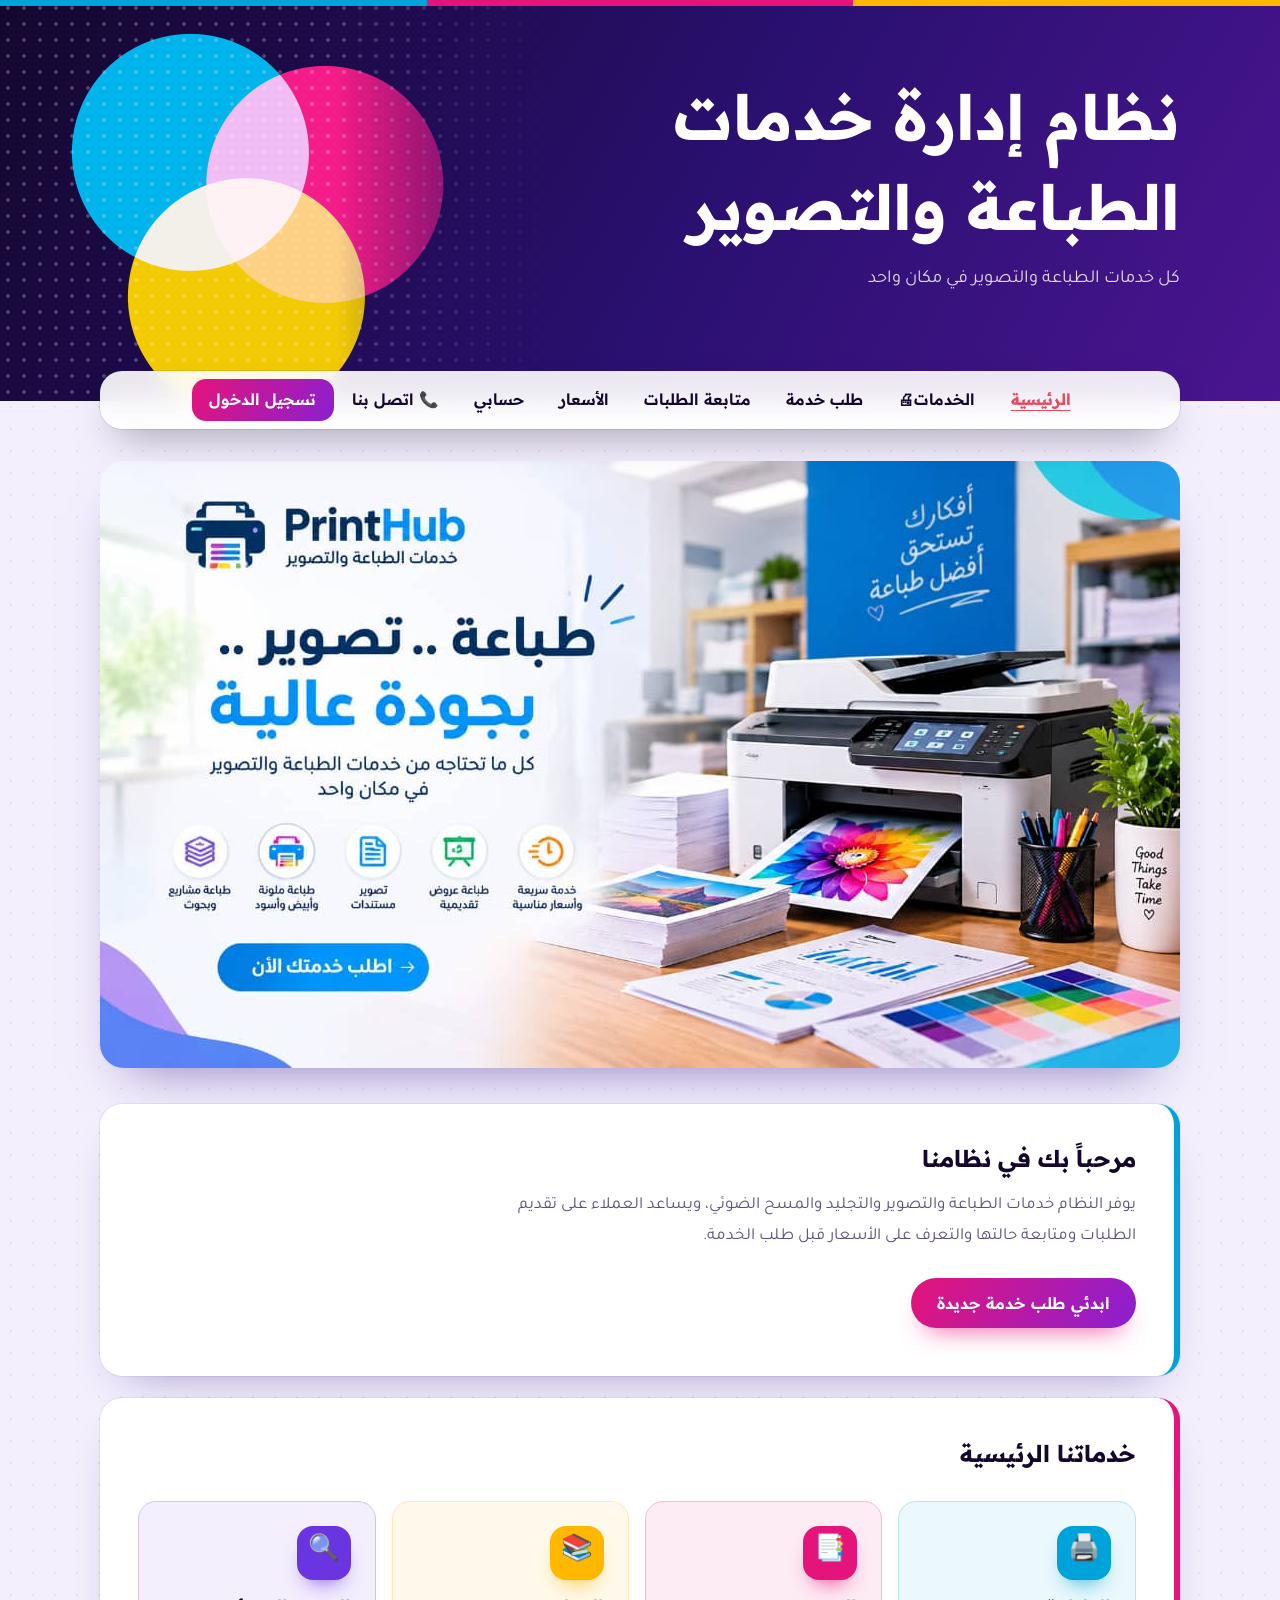
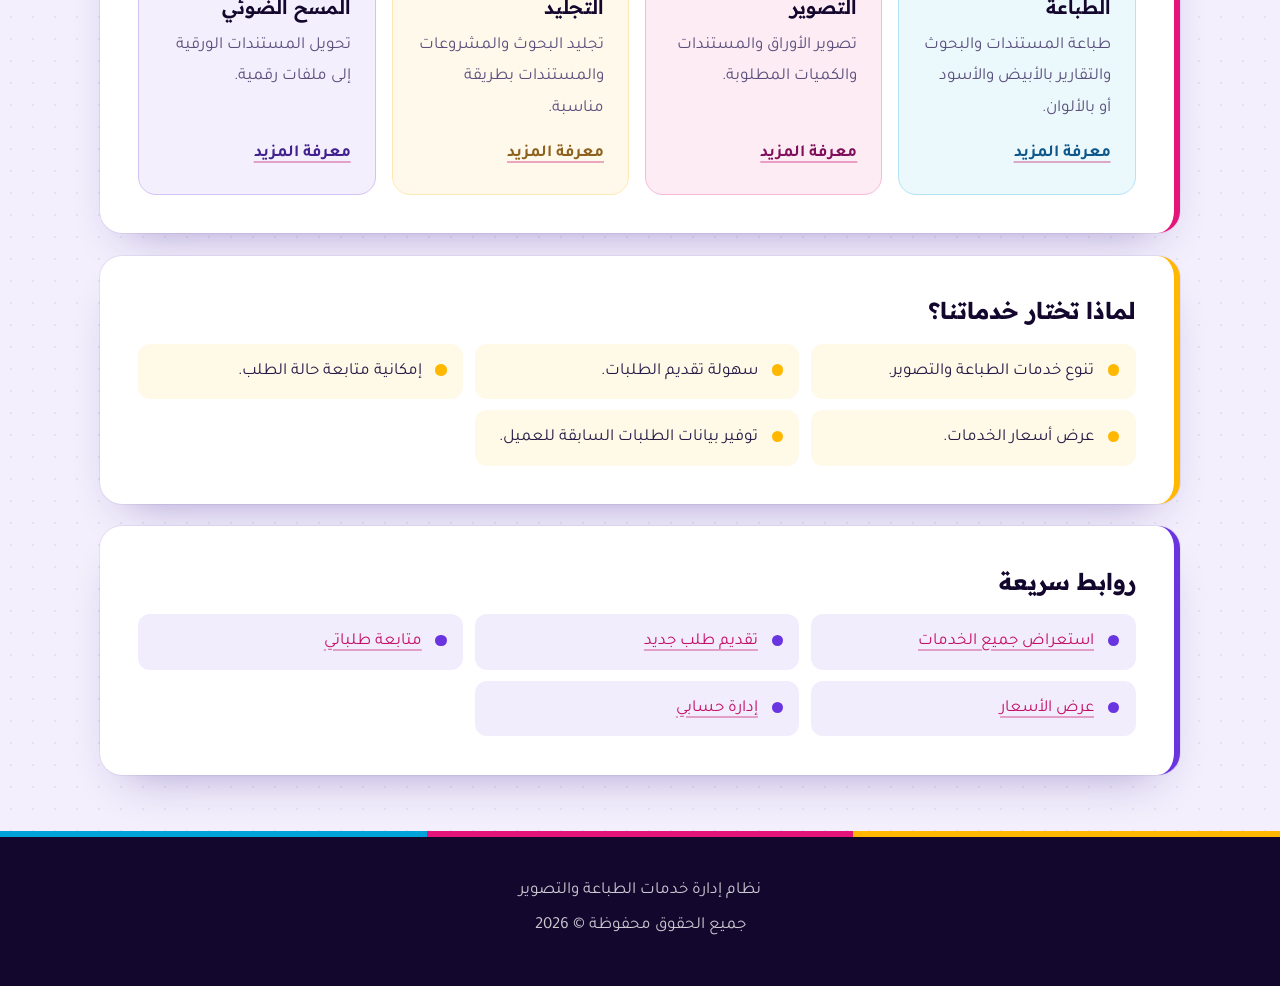
<file: index.html>
<!DOCTYPE html>
<html lang="ar" dir="rtl">
<head>
    <meta charset="UTF-8">
    <meta name="viewport" content="width=device-width, initial-scale=1.0">
    <title>الرئيسية - نظام الطباعة والتصوير</title>
    <link rel="stylesheet" href="css/style.css">
    <script src="js/main.js"></script>

</head>
<body>

<header>
    <h1>نظام إدارة خدمات الطباعة والتصوير</h1>
    
    <p>كل خدمات الطباعة والتصوير في مكان واحد</p>
</header>

<nav>
    <a href="index.html">الرئيسية</a> |
    <a href="services.html">الخدمات🖨</a> |
    <a href="new-order.html">طلب خدمة</a> |
    <a href="track-orders.html">متابعة الطلبات</a> |
    <a href="pricing.html">الأسعار </a> |
    <a href="my-account.html">حسابي</a> |
    <a href="contact.html">📞 اتصل بنا</a> |
    <a href="login.html">تسجيل الدخول</a>
</nav>
<img src="printhub-hero.jpg" width="900"/>
<main>
    <section>
        <h2>مرحباً بك في نظامنا</h2>
        <p>
            يوفر النظام خدمات الطباعة والتصوير والتجليد والمسح الضوئي،
            ويساعد العملاء على تقديم الطلبات ومتابعة حالتها والتعرف
            على الأسعار قبل طلب الخدمة.
        </p>
        <p><a href="new-order.html">ابدئي طلب خدمة جديدة</a></p>
    </section>

    <section>
        <h2>خدماتنا الرئيسية</h2>

        <article>
            <h3>الطباعة</h3>
            <p>طباعة المستندات والبحوث والتقارير بالأبيض والأسود أو بالألوان.</p>
            <a href="services.html">معرفة المزيد</a>
        </article>

        <article>
            <h3>التصوير</h3>
            <p>تصوير الأوراق والمستندات والكميات المطلوبة.</p>
            <a href="services.html">معرفة المزيد</a>
        </article>

        <article>
            <h3>التجليد</h3>
            <p>تجليد البحوث والمشروعات والمستندات بطريقة مناسبة.</p>
            <a href="services.html">معرفة المزيد</a>
        </article>

        <article>
            <h3>المسح الضوئي</h3>
            <p>تحويل المستندات الورقية إلى ملفات رقمية.</p>
            <a href="services.html">معرفة المزيد</a>
        </article>
    </section>

    <section>
        <h2>لماذا تختار خدماتنا؟</h2>
        <ul>
            <li>تنوع خدمات الطباعة والتصوير.</li>
            <li>سهولة تقديم الطلبات.</li>
            <li>إمكانية متابعة حالة الطلب.</li>
            <li>عرض أسعار الخدمات.</li>
            <li>توفير بيانات الطلبات السابقة للعميل.</li>
        </ul>
    </section>

    <section>
        <h2>روابط سريعة</h2>
        <ul>
            <li><a href="services.html">استعراض جميع الخدمات</a></li>
            <li><a href="new-order.html">تقديم طلب جديد</a></li>
            <li><a href="track-orders.html">متابعة طلباتي</a></li>
            <li><a href="pricing.html">عرض الأسعار</a></li>
            <li><a href="my-account.html">إدارة حسابي</a></li>
        </ul>
    </section>
</main>

<footer>
    <p>نظام إدارة خدمات الطباعة والتصوير</p>
    <p>جميع الحقوق محفوظة © 2026</p>
</footer>

</body>
</html>
</file>
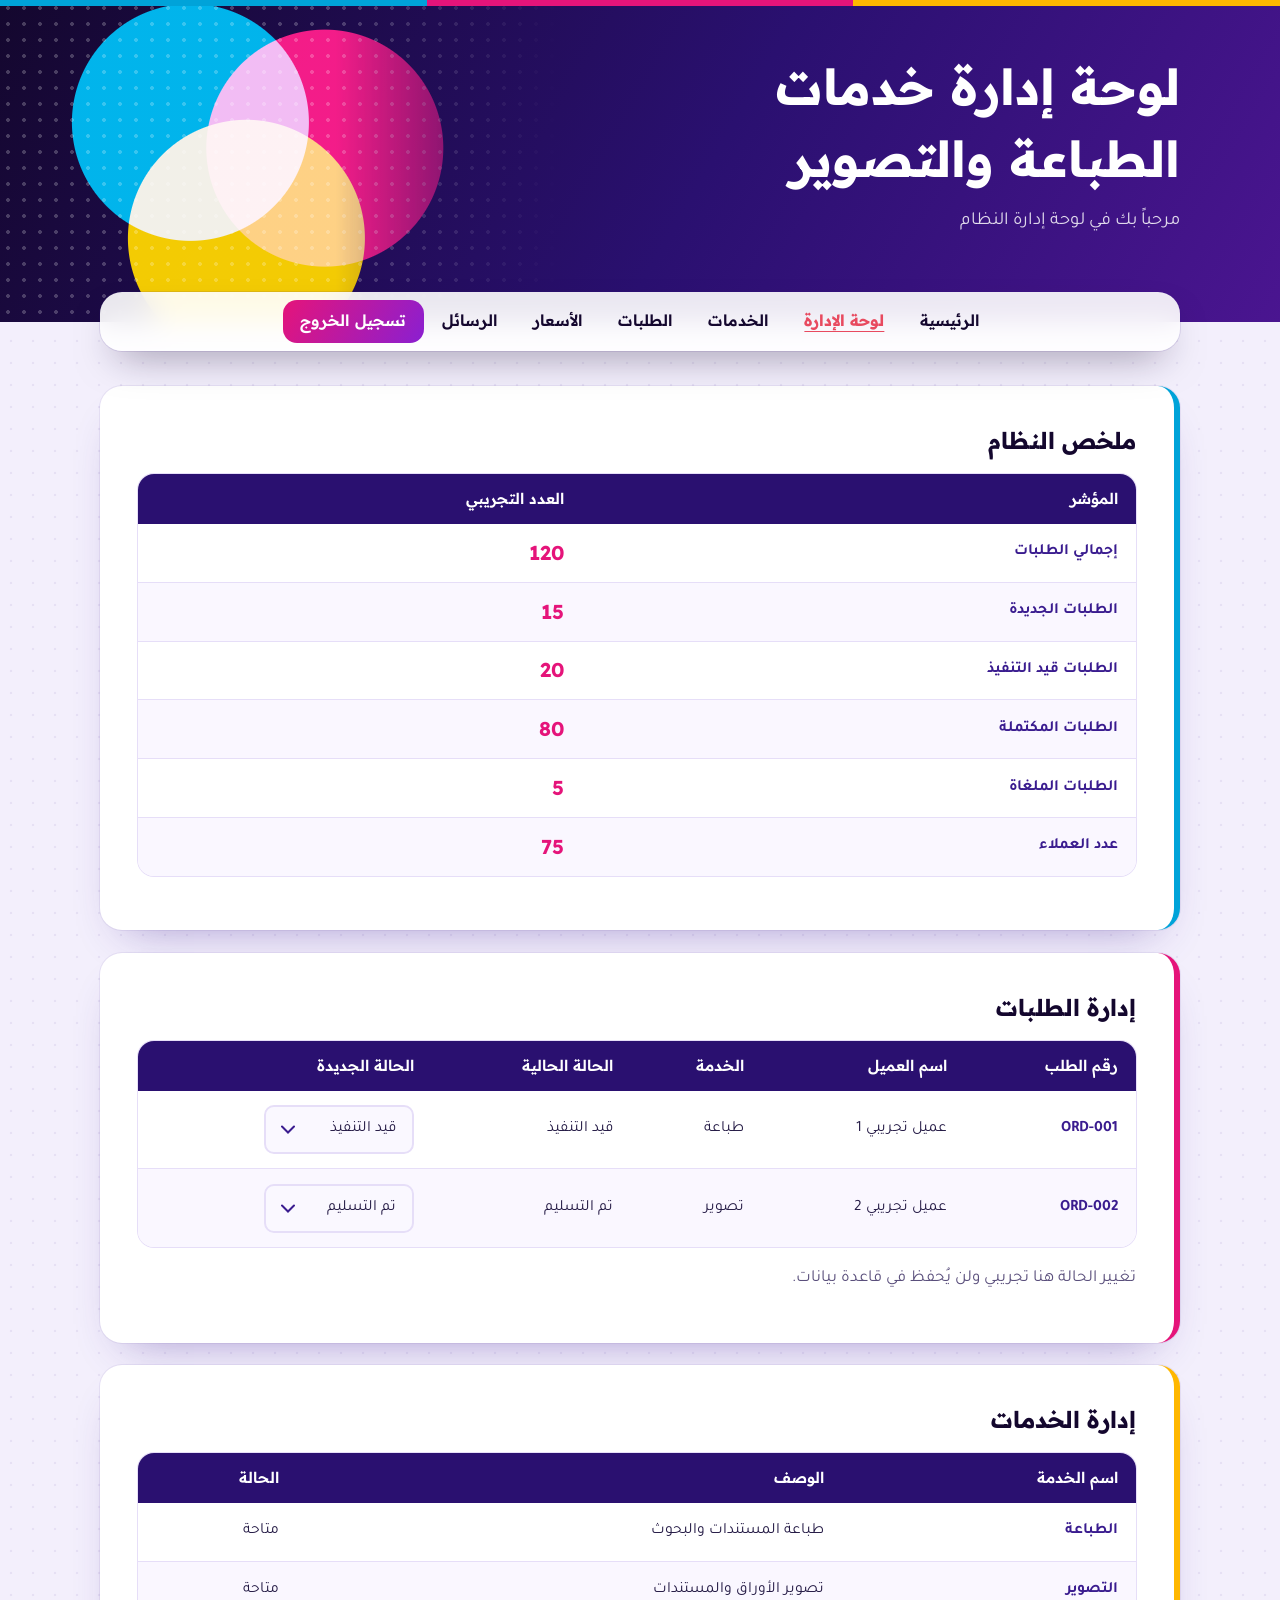
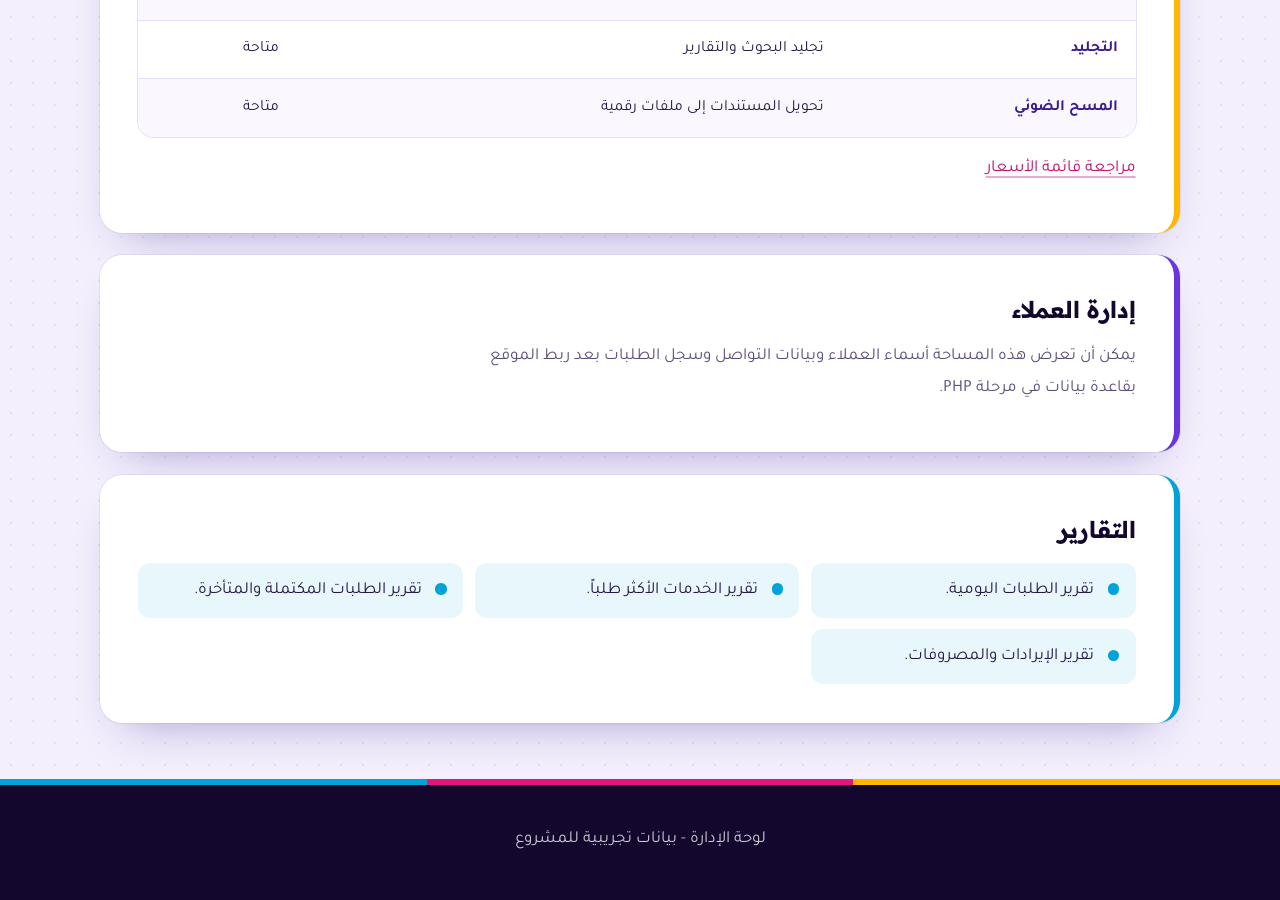
<file: admin.html>
<!DOCTYPE html>
<html lang="ar" dir="rtl">
<head>
    <meta charset="UTF-8">
    <meta name="viewport" content="width=device-width, initial-scale=1.0">
    <title>لوحة الإدارة</title>
      <link rel="stylesheet" href="css/style.css">
<script src="js/main.js"></script>

</head>
<body>

<header>
    <h1>لوحة إدارة خدمات الطباعة والتصوير</h1>
    <p>مرحباً بك في لوحة إدارة النظام</p>
</header>

<nav>
    <a href="index.html">الرئيسية</a> |
    <a href="admin.html">لوحة الإدارة</a> |
    <a href="services.html">الخدمات</a> |
    <a href="track-orders.html">الطلبات</a> |
    <a href="pricing.html">الأسعار</a> |
    <a href="contact.html">الرسائل</a> |
    <a href="login.html">تسجيل الخروج</a>
</nav>

<main>
    <section>
        <h2>ملخص النظام</h2>

        <table border="1">
            <thead>
                <tr>
                    <th>المؤشر</th>
                    <th>العدد التجريبي</th>
                </tr>
            </thead>
            <tbody>
                <tr>
                    <td>إجمالي الطلبات</td>
                    <td>120</td>
                </tr>
                <tr>
                    <td>الطلبات الجديدة</td>
                    <td>15</td>
                </tr>
                <tr>
                    <td>الطلبات قيد التنفيذ</td>
                    <td>20</td>
                </tr>
                <tr>
                    <td>الطلبات المكتملة</td>
                    <td>80</td>
                </tr>
                <tr>
                    <td>الطلبات الملغاة</td>
                    <td>5</td>
                </tr>
                <tr>
                    <td>عدد العملاء</td>
                    <td>75</td>
                </tr>
            </tbody>
        </table>
    </section>

    <section>
        <h2>إدارة الطلبات</h2>

        <table border="1">
            <thead>
                <tr>
                    <th>رقم الطلب</th>
                    <th>اسم العميل</th>
                    <th>الخدمة</th>
                    <th>الحالة الحالية</th>
                    <th>الحالة الجديدة</th>
                </tr>
            </thead>
            <tbody>
                <tr>
                    <td>ORD-001</td>
                    <td>عميل تجريبي 1</td>
                    <td>طباعة</td>
                    <td>قيد التنفيذ</td>
                    <td>
                        <select name="status1">
                            <option>تم الاستلام</option>
                            <option>قيد المراجعة</option>
                            <option selected>قيد التنفيذ</option>
                            <option>تم التسليم</option>
                            <option>ملغي</option>
                        </select>
                    </td>
                </tr>
                <tr>
                    <td>ORD-002</td>
                    <td>عميل تجريبي 2</td>
                    <td>تصوير</td>
                    <td>تم التسليم</td>
                    <td>
                        <select name="status2">
                            <option>تم الاستلام</option>
                            <option>قيد المراجعة</option>
                            <option>قيد التنفيذ</option>
                            <option selected>تم التسليم</option>
                            <option>ملغي</option>
                        </select>
                    </td>
                </tr>
            </tbody>
        </table>

        <p>تغيير الحالة هنا تجريبي ولن يُحفظ في قاعدة بيانات.</p>
    </section>

    <section>
        <h2>إدارة الخدمات</h2>

        <table border="1">
            <thead>
                <tr>
                    <th>اسم الخدمة</th>
                    <th>الوصف</th>
                    <th>الحالة</th>
                </tr>
            </thead>
            <tbody>
                <tr>
                    <td>الطباعة</td>
                    <td>طباعة المستندات والبحوث</td>
                    <td>متاحة</td>
                </tr>
                <tr>
                    <td>التصوير</td>
                    <td>تصوير الأوراق والمستندات</td>
                    <td>متاحة</td>
                </tr>
                <tr>
                    <td>التجليد</td>
                    <td>تجليد البحوث والتقارير</td>
                    <td>متاحة</td>
                </tr>
                <tr>
                    <td>المسح الضوئي</td>
                    <td>تحويل المستندات إلى ملفات رقمية</td>
                    <td>متاحة</td>
                </tr>
            </tbody>
        </table>

        <p><a href="pricing.html">مراجعة قائمة الأسعار</a></p>
    </section>

    <section>
        <h2>إدارة العملاء</h2>
        <p>يمكن أن تعرض هذه المساحة أسماء العملاء وبيانات التواصل
        وسجل الطلبات بعد ربط الموقع بقاعدة بيانات في مرحلة PHP.</p>
    </section>

    <section>
        <h2>التقارير</h2>
        <ul>
            <li>تقرير الطلبات اليومية.</li>
            <li>تقرير الخدمات الأكثر طلباً.</li>
            <li>تقرير الطلبات المكتملة والمتأخرة.</li>
            <li>تقرير الإيرادات والمصروفات.</li>
        </ul>
    </section>
</main>

<footer>
    <p>لوحة الإدارة - بيانات تجريبية للمشروع</p>
</footer>

</body>
</html>
</file>
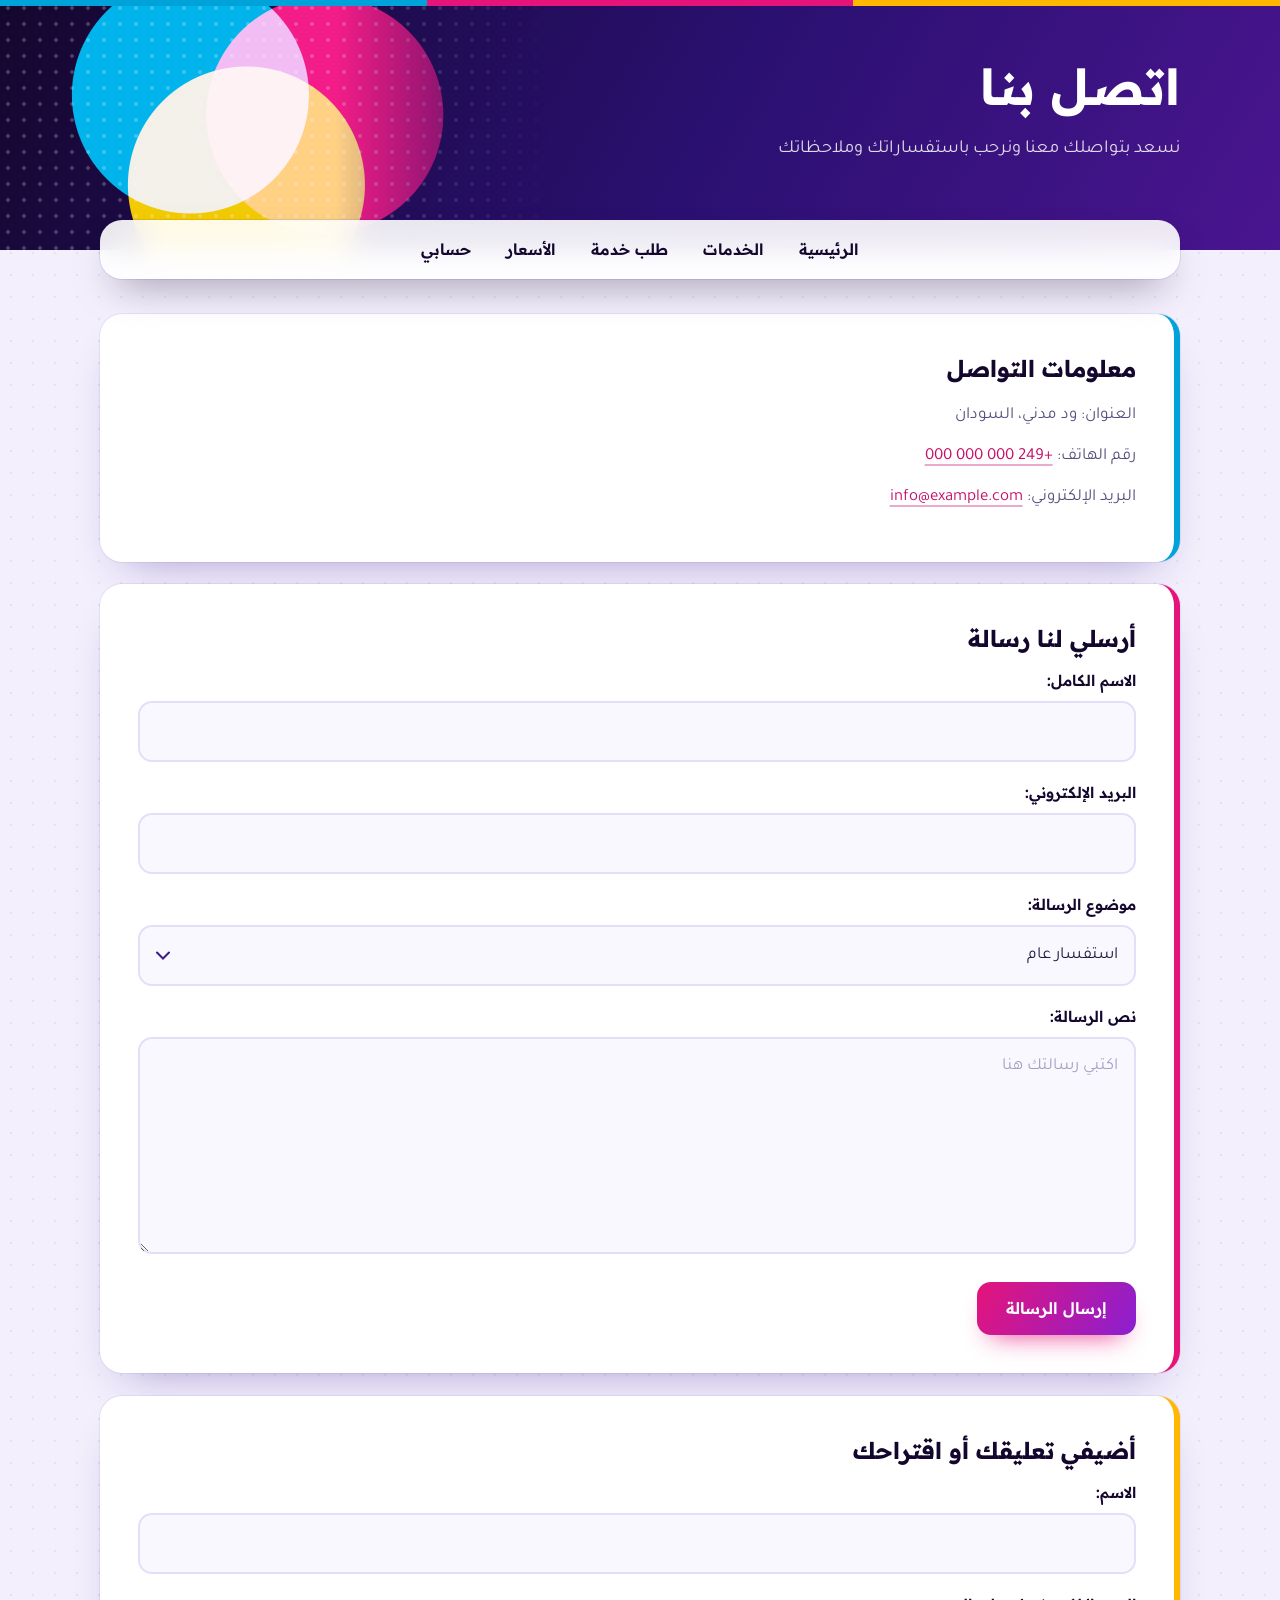
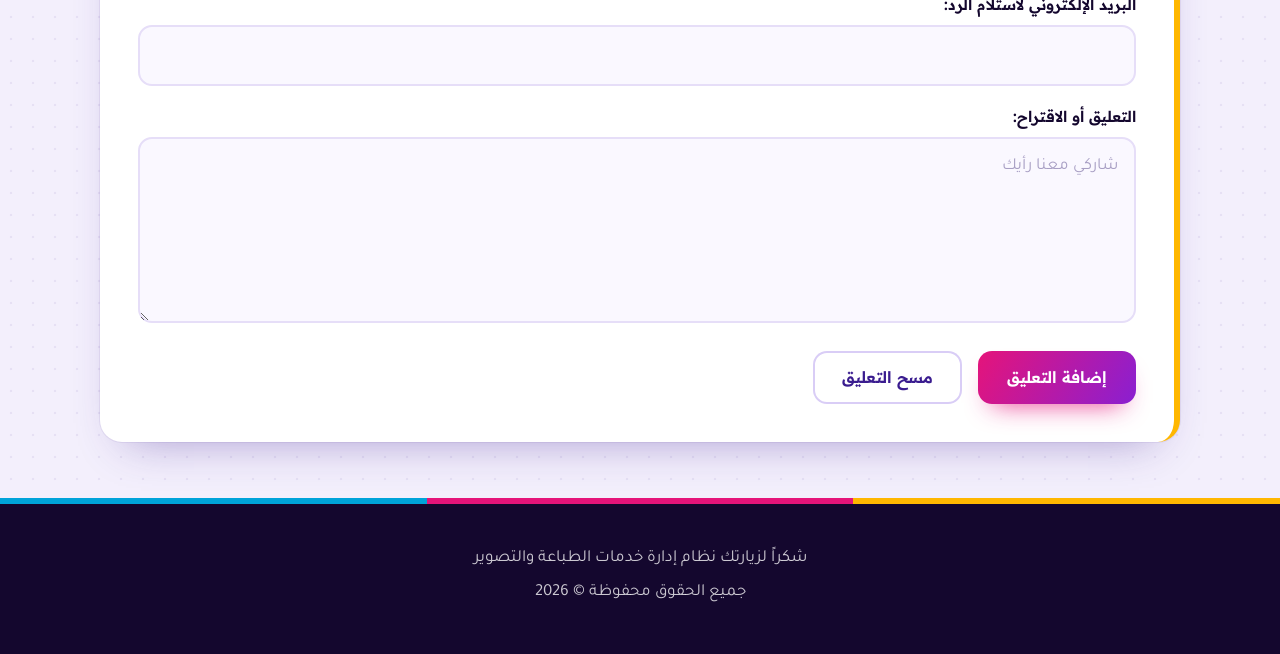
<file: contact.html>
<!DOCTYPE html>
<html lang="ar" dir="rtl">
<head>
    <meta charset="UTF-8">
    <meta name="viewport" content="width=device-width, initial-scale=1.0">
    <title>اتصل بنا</title>
      <link rel="stylesheet" href="css/style.css">
<script src="js/main.js"></script>

</head>
<body>

<header>
    <h1>اتصل بنا</h1>
    <p>نسعد بتواصلك معنا ونرحب باستفساراتك وملاحظاتك</p>
</header>

<nav>
    <a href="index.html">الرئيسية</a> |
    <a href="services.html">الخدمات</a> |
    <a href="new-order.html">طلب خدمة</a> |
    <a href="pricing.html">الأسعار</a> |
    <a href="my-account.html">حسابي</a>
</nav>

<main>
    <section>
        <h2>معلومات التواصل</h2>

        <p>العنوان: ود مدني، السودان</p>
        <p>رقم الهاتف:
            <a href="tel:+249000000000">+249 000 000 000</a>
        </p>
        <p>البريد الإلكتروني:
            <a href="mailto:info@example.com">info@example.com</a>
        </p>

        
    </section>

    <section>
        <h2>أرسلي لنا رسالة</h2>

        <form action="contact.html" method="get">
            <label for="name">الاسم الكامل:</label><br>
            <input type="text" id="name" name="name" required>
            <br><br>

            <label for="email">البريد الإلكتروني:</label><br>
            <input type="email" id="email" name="email" required>
            <br><br>

            <label for="subject">موضوع الرسالة:</label><br>
            <select id="subject" name="subject">
                <option value="inquiry">استفسار عام</option>
                <option value="order">استفسار عن طلب</option>
                <option value="complaint">شكوى</option>
                <option value="suggestion">اقتراح</option>
                <option value="other">موضوع آخر</option>
            </select>
            <br><br>

            <label for="message">نص الرسالة:</label><br>
            <textarea id="message" name="message" rows="6" cols="35"
                      placeholder="اكتبي رسالتك هنا" required></textarea>
            <br><br>

            <button type="submit">إرسال الرسالة</button>
        </form>
    </section>

    <section>
        <h2>أضيفي تعليقك أو اقتراحك</h2>

        <form action="contact.html" method="get">
            <label for="comment-name">الاسم:</label><br>
            <input type="text" id="comment-name" name="comment_name" required>
            <br><br>

            <label for="comment-email">البريد الإلكتروني لاستلام الرد:</label><br>
            <input type="email" id="comment-email" name="comment_email" required>
            <br><br>

            <label for="comment">التعليق أو الاقتراح:</label><br>
            <textarea id="comment" name="comment" rows="5" cols="35"
                      placeholder="شاركي معنا رأيك" required></textarea>
            <br><br>

            <button type="submit">إضافة التعليق</button>
            <button type="reset">مسح التعليق</button>
        </form>
    </section>
</main>

<footer>
    <p>شكراً لزيارتك نظام إدارة خدمات الطباعة والتصوير</p>
    <p>جميع الحقوق محفوظة © 2026</p>
</footer>

</body>
</html>
</file>
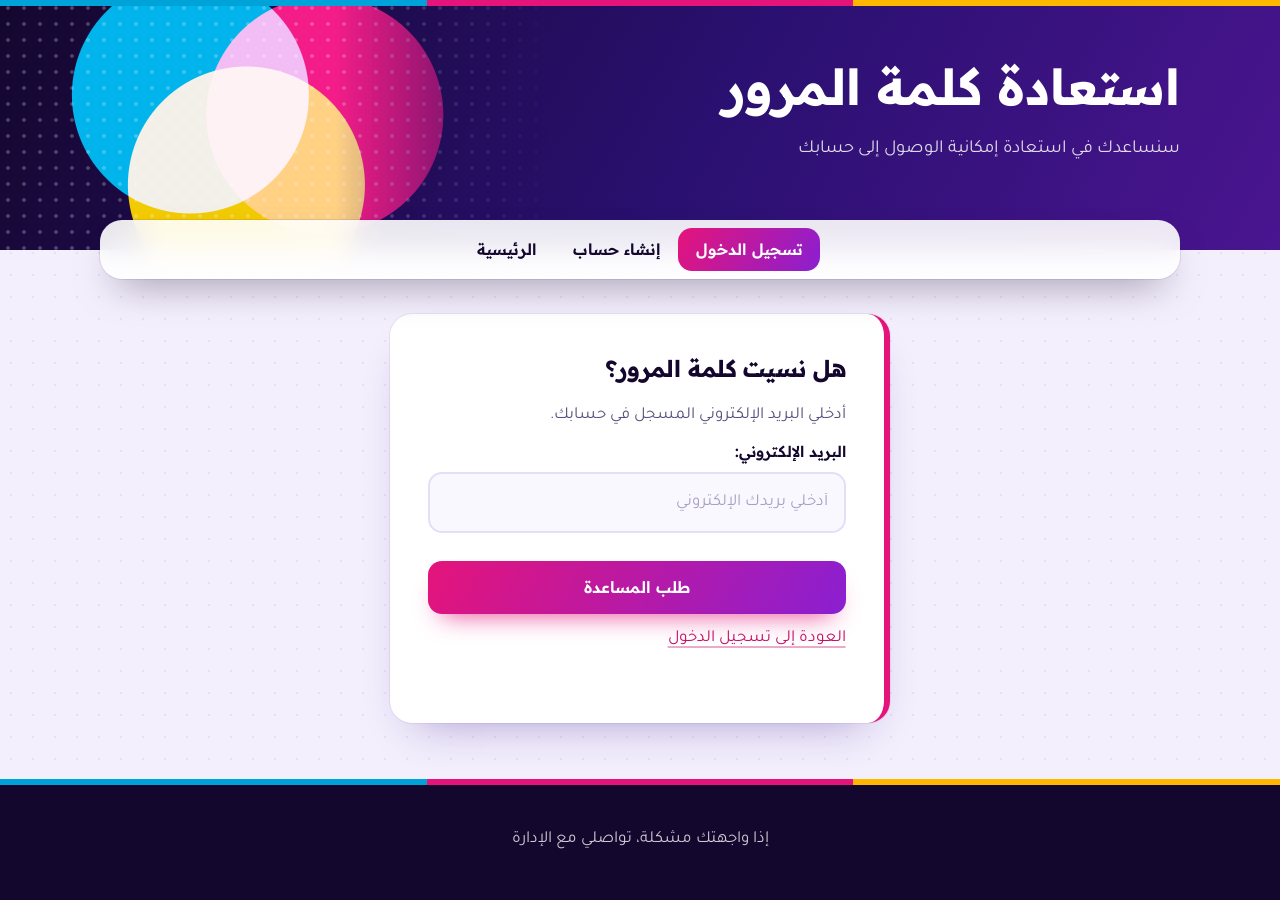
<file: forgot-password.html>
<!DOCTYPE html>
<html lang="ar" dir="rtl">
<head>
    <meta charset="UTF-8">
    <meta name="viewport" content="width=device-width, initial-scale=1.0">
    <title>استعادة كلمة المرور</title>
    <link rel="stylesheet" href="css/style.css">
    <script src="js/main.js"></script>

</head>
<body>

<header>
    <h1>استعادة كلمة المرور</h1>
    <p>سنساعدك في استعادة إمكانية الوصول إلى حسابك</p>
</header>

<nav>
    <a href="login.html">تسجيل الدخول</a> |
    <a href="register.html">إنشاء حساب</a> |
    <a href="index.html">الرئيسية</a>
</nav>

<main>
    <h2>هل نسيت كلمة المرور؟</h2>
    <p>أدخلي البريد الإلكتروني المسجل في حسابك.</p>

    <form action="contact.html" method="get">
        <label for="email">البريد الإلكتروني:</label><br>
        <input type="email" id="email" name="email"
               placeholder="أدخلي بريدك الإلكتروني" required>
        <br><br>

        <button type="submit">طلب المساعدة</button>
    </form>

    <p><a href="login.html">العودة إلى تسجيل الدخول</a></p>
</main>

<footer>
    <p>إذا واجهتك مشكلة، تواصلي مع الإدارة</p>
</footer>

</body>
</html>
</file>
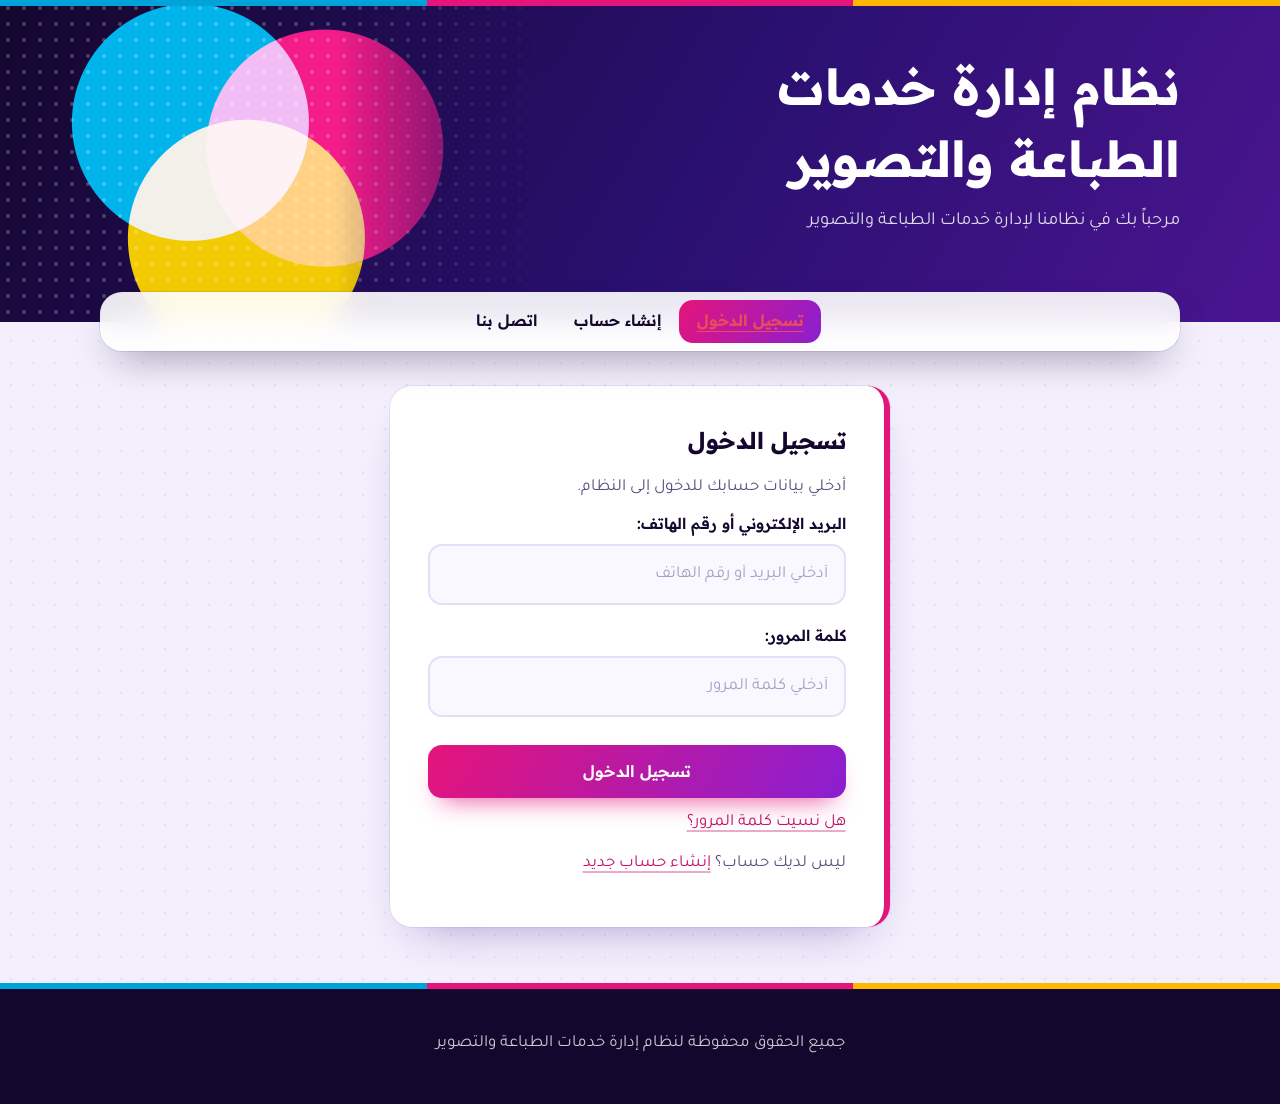
<file: login.html>
<!DOCTYPE html>
<html lang="ar" dir="rtl">
<head>
    <meta charset="UTF-8">
    <meta name="viewport" content="width=device-width, initial-scale=1.0">
    <title>تسجيل الدخول - نظام الطباعة والتصوير</title>
    <link rel="stylesheet" href="css/style.css">
    <script src="js/main.js"></script>

</head>
<body>

<header>
    <h1>نظام إدارة خدمات الطباعة والتصوير</h1>
    <p>مرحباً بك في نظامنا لإدارة خدمات الطباعة والتصوير</p>
</header>

<nav>
    <a href="login.html">تسجيل الدخول</a> |
    <a href="register.html">إنشاء حساب</a> |
    <a href="contact.html">اتصل بنا</a>
</nav>

<main>
    <h2>تسجيل الدخول</h2>
    <p>أدخلي بيانات حسابك للدخول إلى النظام.</p>

    <form action="index.html" method="get">
        <label for="username">البريد الإلكتروني أو رقم الهاتف:</label><br>
        <input type="text" id="username" name="username"
               placeholder="أدخلي البريد أو رقم الهاتف" required>
        <br><br>

        <label for="password">كلمة المرور:</label><br>
        <input type="password" id="password" name="password"
               placeholder="أدخلي كلمة المرور" required>
        <br><br>

        <button type="submit">تسجيل الدخول</button>
    </form>

    <p><a href="forgot-password.html">هل نسيت كلمة المرور؟</a></p>
    <p>ليس لديك حساب؟ <a href="register.html">إنشاء حساب جديد</a></p>
</main>

<footer>
    <p>جميع الحقوق محفوظة لنظام إدارة خدمات الطباعة والتصوير</p>
</footer>

</body>
</html>
</file>
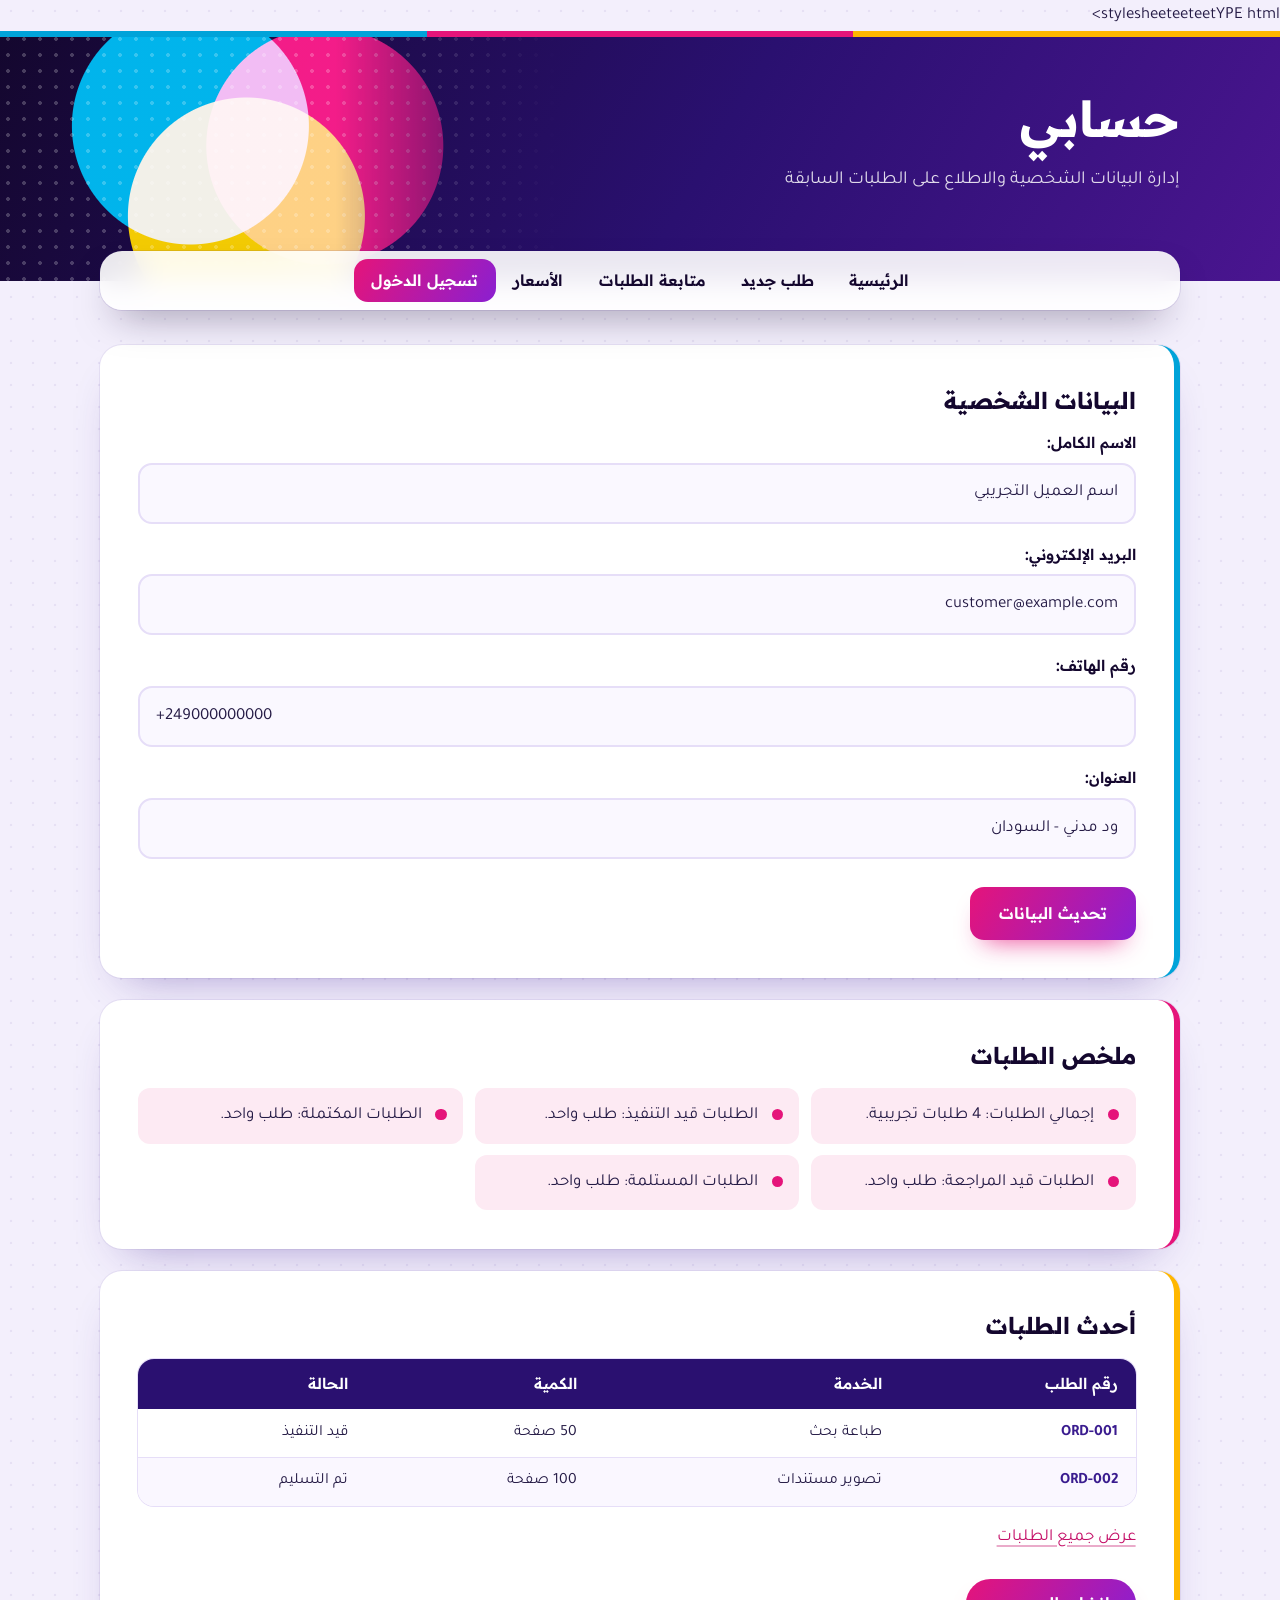
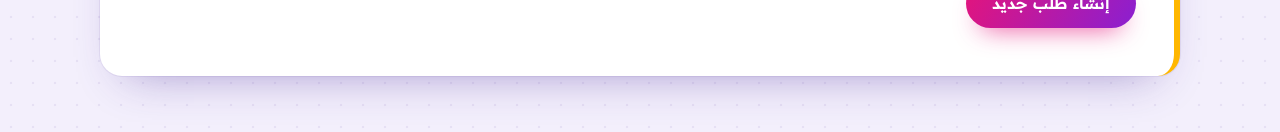
<file: my-account.html>
stylesheeteeteetYPE html>
<html lang="ar" dir="rtl">
<head>
    <meta charset="UTF-8">
    <meta name="viewport" content="width=device-width, initial-scale=1.0">
    <title>حسابي</title>
      <link rel="stylesheet" href="css/style.css">
<script src="js/main.js"></script>

</head>
<body>

<header>
    <h1>حسابي</h1>
    <p>إدارة البيانات الشخصية والاطلاع على الطلبات السابقة</p>
</header>

<nav>
    <a href="index.html">الرئيسية</a> |
    <a href="new-order.html">طلب جديد</a> |
    <a href="track-orders.html">متابعة الطلبات</a> |
    <a href="pricing.html">الأسعار</a> |
    <a href="login.html">تسجيل الدخول</a>
</nav>

<main>
    <section>
        <h2>البيانات الشخصية</h2>

        <form action="my-account.html" method="get">
            <label for="fullname">الاسم الكامل:</label><br>
            <input type="text" id="fullname" name="fullname"
                   value="اسم العميل التجريبي">
            <br><br>

            <label for="email">البريد الإلكتروني:</label><br>
            <input type="email" id="email" name="email"
                   value="customer@example.com">
            <br><br>

            <label for="phone">رقم الهاتف:</label><br>
            <input type="tel" id="phone" name="phone"
                   value="+249000000000">
            <br><br>

            <label for="address">العنوان:</label><br>
            <input type="text" id="address" name="address"
                   value="ود مدني - السودان">
            <br><br>

            <button type="submit">تحديث البيانات</button>
        </form>
    </section>

    <section>
        <h2>ملخص الطلبات</h2>

        <ul>
            <li>إجمالي الطلبات: 4 طلبات تجريبية.</li>
            <li>الطلبات قيد التنفيذ: طلب واحد.</li>
            <li>الطلبات المكتملة: طلب واحد.</li>
            <li>الطلبات قيد المراجعة: طلب واحد.</li>
            <li>الطلبات المستلمة: طلب واحد.</li>
        </ul>
    </section>

    <section>
        <h2>أحدث الطلبات</h2>

        <table border="1">
            <thead>
                <tr>
                    <th>رقم الطلب</th>
                    <th>الخدمة</th>
                    <th>الكمية</th>
                    <th>الحالة</th>
                </tr>
            </thead>
            <tbody>
                <tr>
                    <td>ORD-001</td>
                    <td>طباعة بحث</td>
                    <td>50 صفحة</td>
                    <td>قيد التنفيذ</td>
                </tr>
                <tr>
                    <td>ORD-002</td>
                    <td>تصوير مستندات</td>
                    <td>100 صفحة</td>
                    <td>تم التسليم</td>
                </tr>
            </tbody>
        </table>

        <p><a href="track-orders.html">عرض جميع الطلبات</a></p>
        <p><a href="new-order.html">إنشاء طلب جديد</a></p>
    </section>
</main>

<footer>
   
</footer>

</body>
</html>
</file>
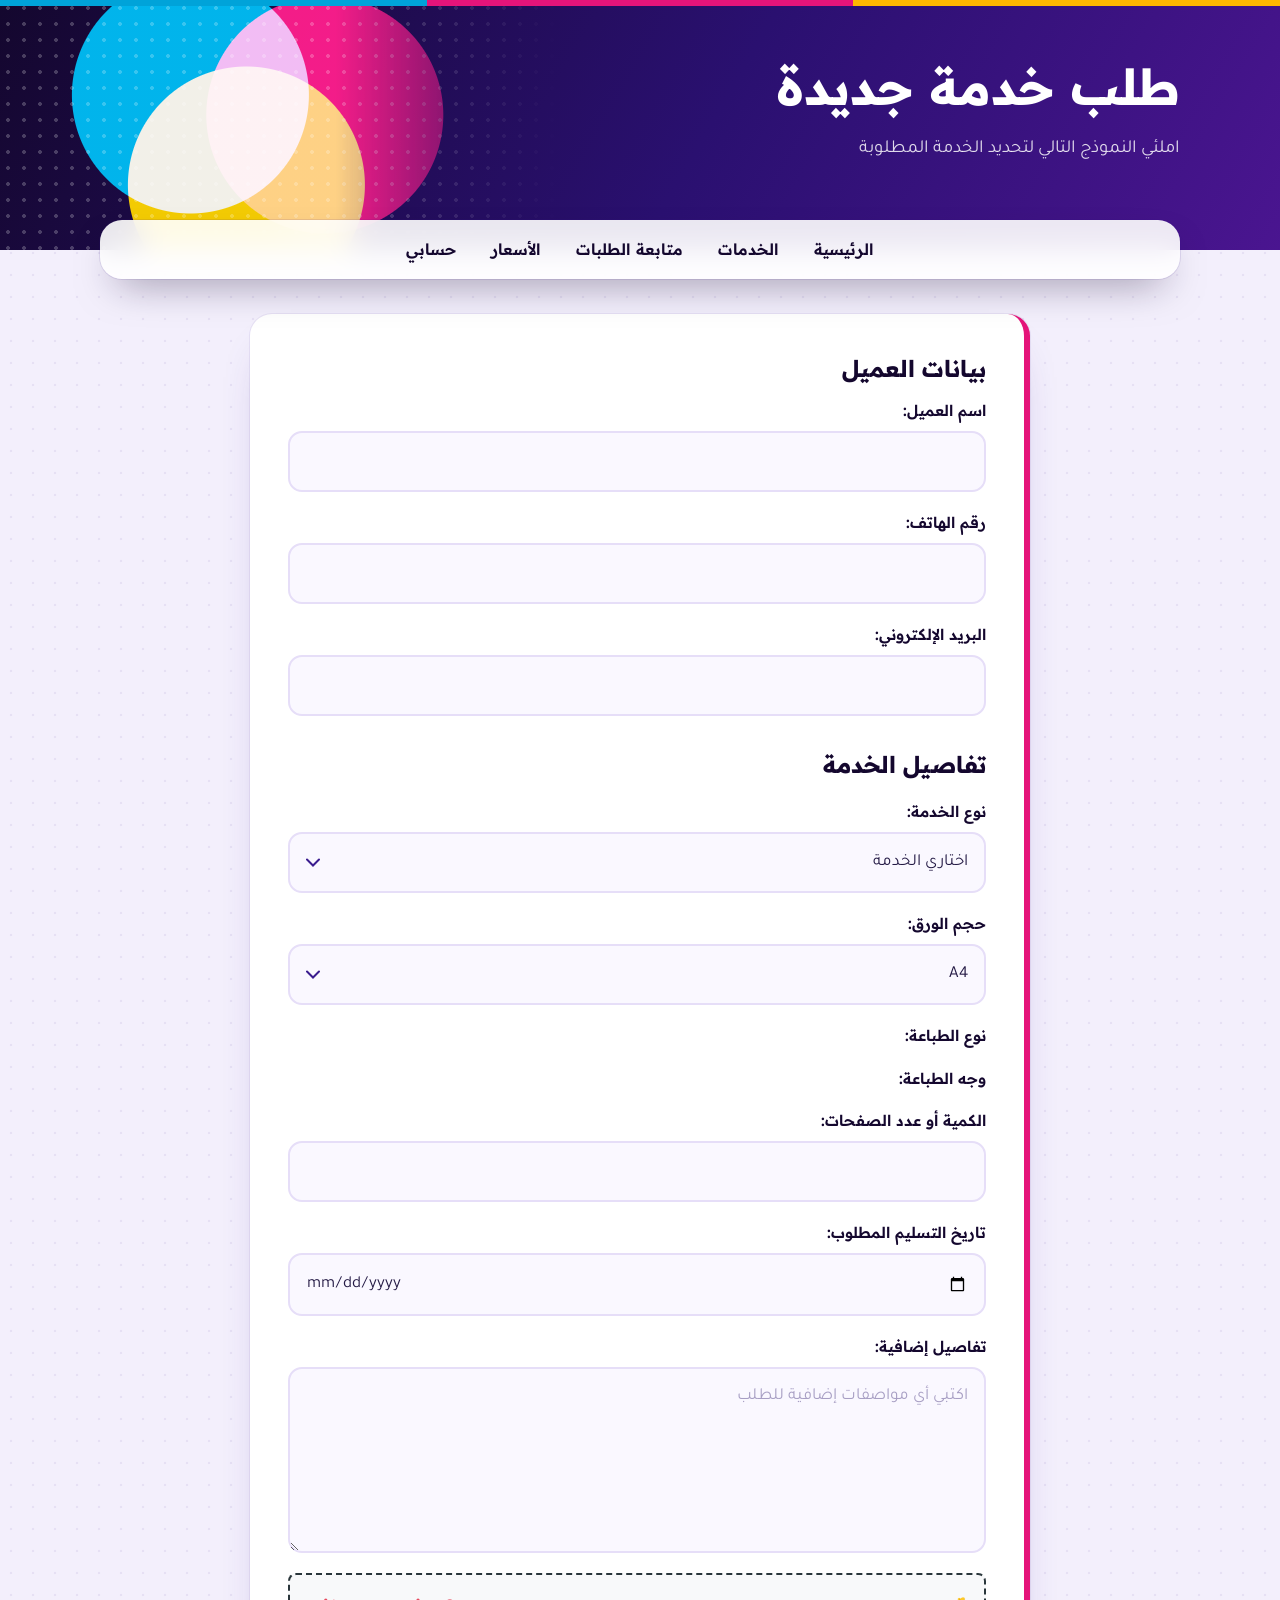
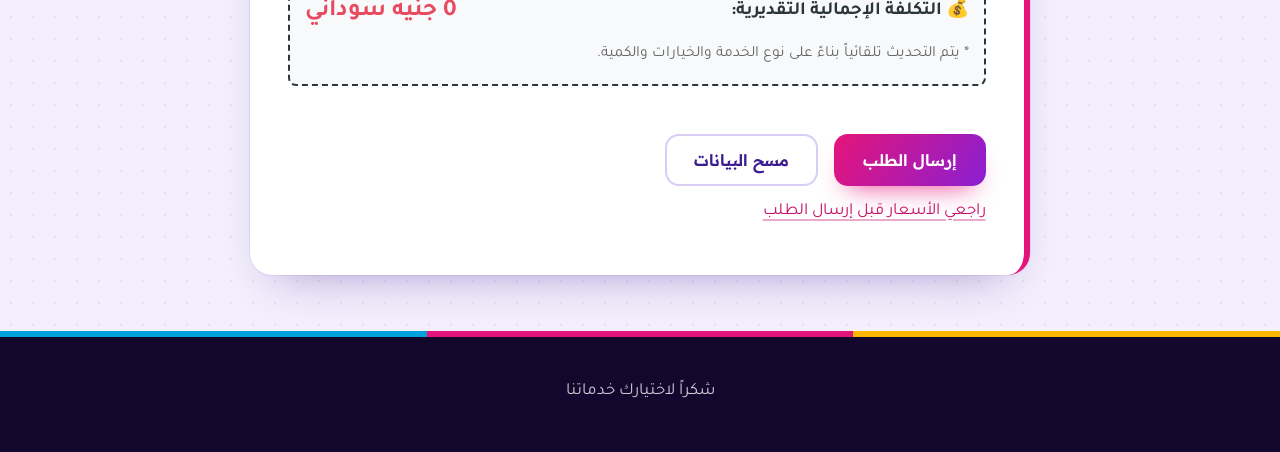
<file: new-order.html>
<!DOCTYPE html>
<html lang="ar" dir="rtl">
<head>
    <meta charset="UTF-8">
    <meta name="viewport" content="width=device-width, initial-scale=1.0">
    <title>طلب خدمة جديدة</title>
      <link rel="stylesheet" href="css/style.css">
<script src="js/main.js"></script>

</head>
<body>

<header>
    <h1>طلب خدمة جديدة</h1>
    <p>املئي النموذج التالي لتحديد الخدمة المطلوبة</p>
</header>

<nav>
    <a href="index.html">الرئيسية</a> |
    <a href="services.html">الخدمات</a> |
    <a href="track-orders.html">متابعة الطلبات</a> |
    <a href="pricing.html">الأسعار</a> |
    <a href="my-account.html">حسابي</a>
</nav>

<main>
    <h2>بيانات العميل</h2>

    <form action="track-orders.html" method="get">
        <label for="customer">اسم العميل:</label><br>
        <input type="text" id="customer" name="customer" required>
        <br><br>

        <label for="phone">رقم الهاتف:</label><br>
        <input type="tel" id="phone" name="phone" required>
        <br><br>

        <label for="email">البريد الإلكتروني:</label><br>
        <input type="email" id="email" name="email">
        <br><br>

        <h2>تفاصيل الخدمة</h2>

        <label for="service">نوع الخدمة:</label><br>
        <select id="service" name="service" required>
            <option value="">اختاري الخدمة</option>
            <option value="printing">الطباعة</option>
            <option value="copying">التصوير</option>
            <option value="binding">التجليد</option>
            <option value="scanning">المسح الضوئي</option>
            <option value="formatting">تنسيق المستندات</option>
        </select>
        <br><br>

        <label for="paper">حجم الورق:</label><br>
        <select id="paper" name="paper">
            <option value="A4">A4</option>
            <option value="A3">A3</option>
            <option value="other">حجم آخر</option>
        </select>
        <br><br>

        <label for="color">نوع الطباعة:</label><br>
        <select id="color" name="color">
            <option value="black">أبيض وأسود</option>
            <option value="color">ملون</option>
            <option value="not-applicable">لا ينطبق</option>
        </select>
        <br><br>

        <label for="sides">وجه الطباعة:</label><br>
        <select id="sides" name="sides">
            <option value="single">وجه واحد</option>
            <option value="double">الوجهان</option>
            <option value="not-applicable">لا ينطبق</option>
        </select>
        <br><br>

        <label for="quantity">الكمية أو عدد الصفحات:</label><br>
        <input type="number" id="quantity" name="quantity"
               min="1" required>
        <br><br>

        <label for="deadline">تاريخ التسليم المطلوب:</label><br>
        <input type="date" id="deadline" name="deadline">
        <br><br>

        <label for="details">تفاصيل إضافية:</label><br>
        <textarea id="details" name="details" rows="5" cols="35"
                  placeholder="اكتبي أي مواصفات إضافية للطلب"></textarea>
        <br><br>

        <button type="submit">إرسال الطلب</button>
        <button type="reset">مسح البيانات</button>
    </form>

    <p><a href="pricing.html">راجعي الأسعار قبل إرسال الطلب</a></p>
</main>

<footer>
    <p>شكراً لاختيارك خدماتنا</p>
</footer>

</body>
</html>
</file>
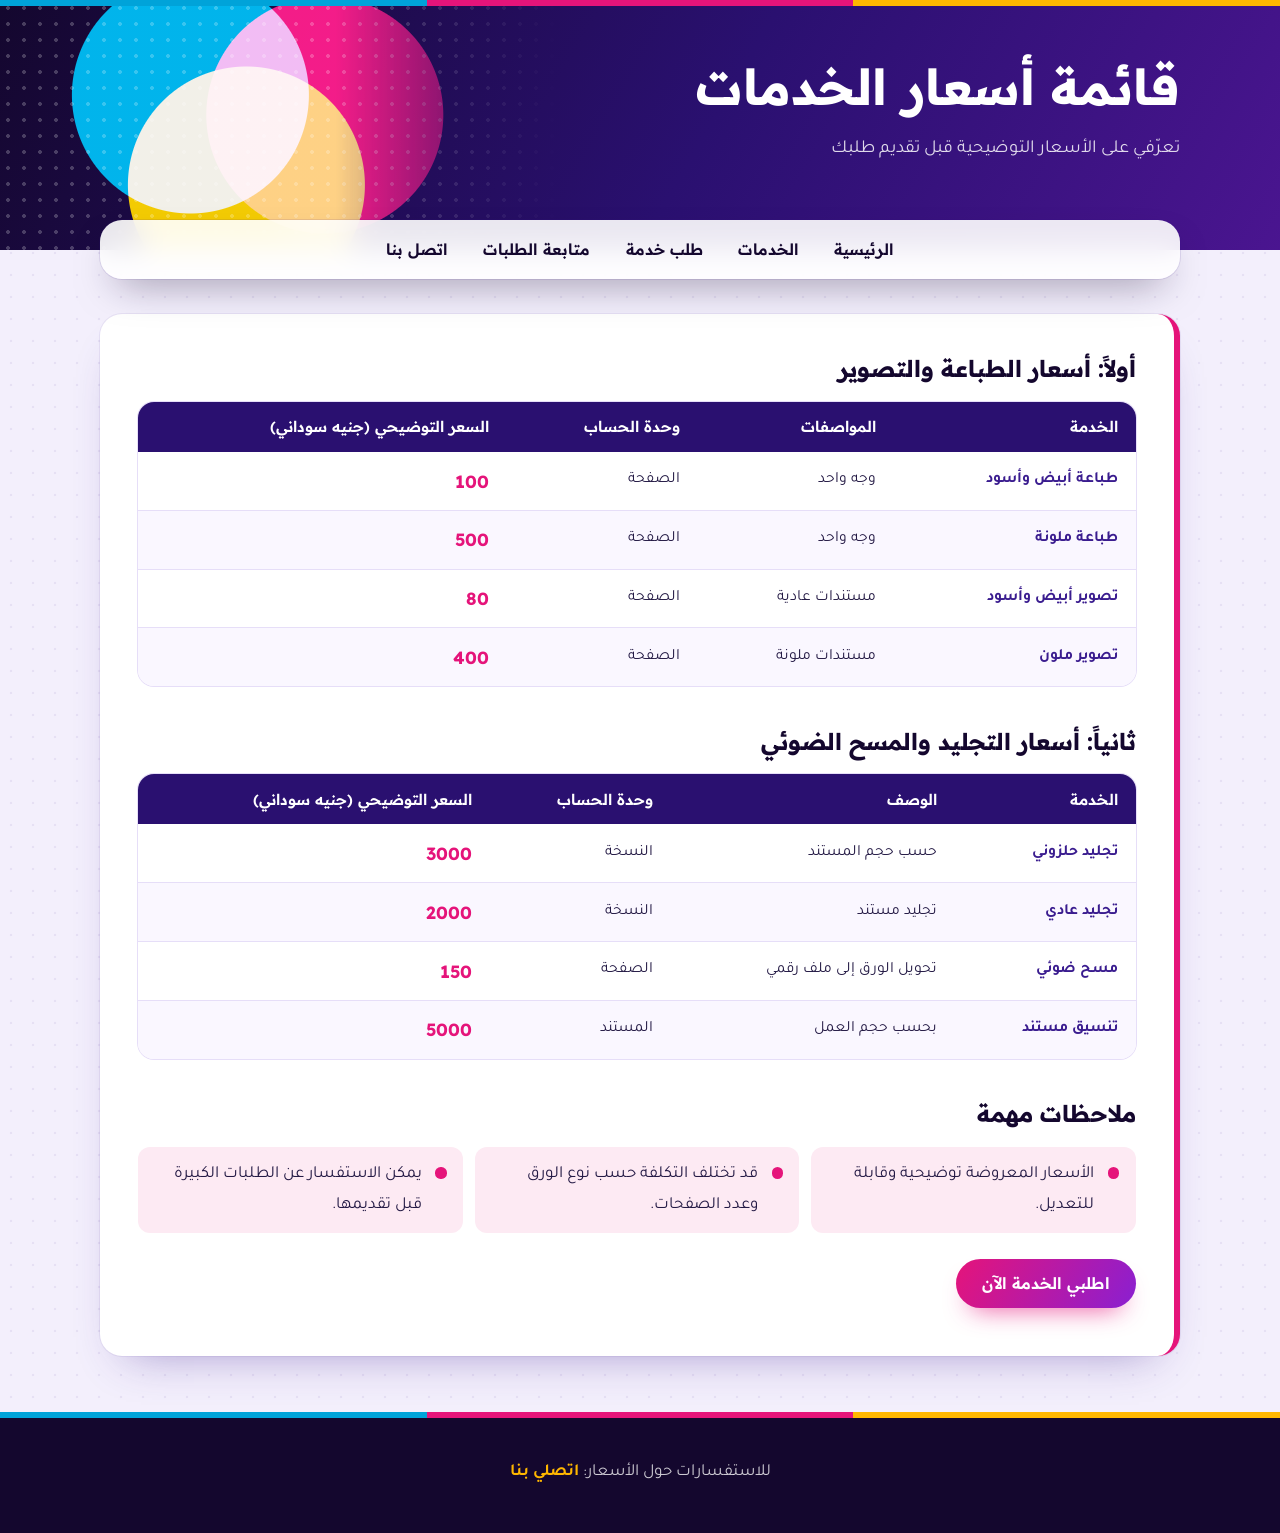
<file: pricing.html>
<!DOCTYPE html>
<html lang="ar" dir="rtl">
<head>
    <meta charset="UTF-8">
    <meta name="viewport" content="width=device-width, initial-scale=1.0">
    <title>أسعار الخدمات</title>
      <link rel="stylesheet" href="css/style.css">
<script src="js/main.js"></script>

</head>
<body>

<header>
    <h1>قائمة أسعار الخدمات</h1>
    <p>تعرّفي على الأسعار التوضيحية قبل تقديم طلبك</p>
</header>

<nav>
    <a href="index.html">الرئيسية</a> |
    <a href="services.html">الخدمات</a> |
    <a href="new-order.html">طلب خدمة</a> |
    <a href="track-orders.html">متابعة الطلبات</a> |
    <a href="contact.html">اتصل بنا</a>
</nav>

<main>
    <h2>أولاً: أسعار الطباعة والتصوير</h2>

    <table border="1">
        <thead>
            <tr>
                <th>الخدمة</th>
                <th>المواصفات</th>
                <th>وحدة الحساب</th>
                <th>السعر التوضيحي (جنيه سوداني)</th>
            </tr>
        </thead>
        <tbody>
            <tr>
                <td>طباعة أبيض وأسود</td>
                <td>وجه واحد</td>
                <td>الصفحة</td>
                <td>100</td>
            </tr>
            <tr>
                <td>طباعة ملونة</td>
                <td>وجه واحد</td>
                <td>الصفحة</td>
                <td>500</td>
            </tr>
            <tr>
                <td>تصوير أبيض وأسود</td>
                <td>مستندات عادية</td>
                <td>الصفحة</td>
                <td>80</td>
            </tr>
            <tr>
                <td>تصوير ملون</td>
                <td>مستندات ملونة</td>
                <td>الصفحة</td>
                <td>400</td>
            </tr>
        </tbody>
    </table>

    <h2>ثانياً: أسعار التجليد والمسح الضوئي</h2>

    <table border="1">
        <thead>
            <tr>
                <th>الخدمة</th>
                <th>الوصف</th>
                <th>وحدة الحساب</th>
                <th>السعر التوضيحي (جنيه سوداني)</th>
            </tr>
        </thead>
        <tbody>
            <tr>
                <td>تجليد حلزوني</td>
                <td>حسب حجم المستند</td>
                <td>النسخة</td>
                <td>3000</td>
            </tr>
            <tr>
                <td>تجليد عادي</td>
                <td>تجليد مستند</td>
                <td>النسخة</td>
                <td>2000</td>
            </tr>
            <tr>
                <td>مسح ضوئي</td>
                <td>تحويل الورق إلى ملف رقمي</td>
                <td>الصفحة</td>
                <td>150</td>
            </tr>
            <tr>
                <td>تنسيق مستند</td>
                <td>بحسب حجم العمل</td>
                <td>المستند</td>
                <td>5000</td>
            </tr>
        </tbody>
    </table>

    <h2>ملاحظات مهمة</h2>
    <ul>
        <li>الأسعار المعروضة توضيحية وقابلة للتعديل.</li>
        <li>قد تختلف التكلفة حسب نوع الورق وعدد الصفحات.</li>
        <li>يمكن الاستفسار عن الطلبات الكبيرة قبل تقديمها.</li>
    </ul>

    <p><a href="new-order.html">اطلبي الخدمة الآن</a></p>
</main>

<footer>
    <p>للاستفسارات حول الأسعار: <a href="contact.html">اتصلي بنا</a></p>
</footer>

</body>
</html>
</file>
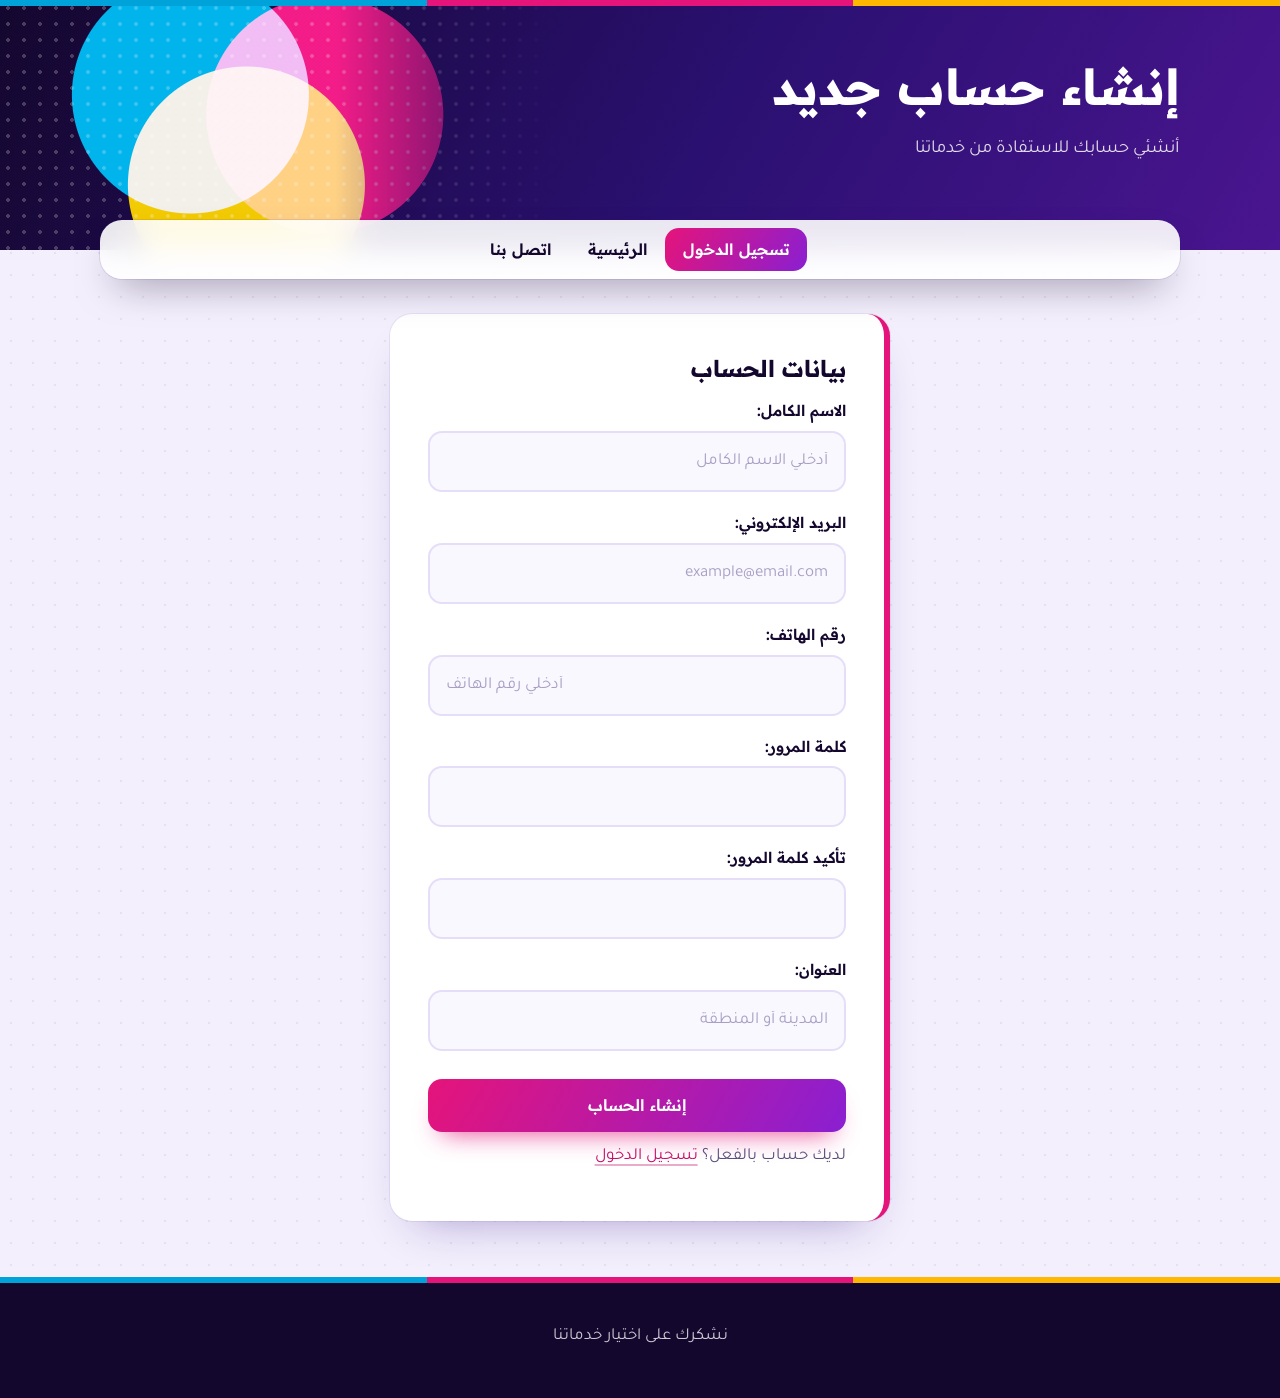
<file: register.html>
<!DOCTYPE html>
<html lang="ar" dir="rtl">
<head>
    <meta charset="UTF-8">
    <meta name="viewport" content="width=device-width, initial-scale=1.0">
    <title>إنشاء حساب جديد</title>
      <link rel="stylesheet" href="css/style.css">
<script src="js/main.js"></script>

</head>
<body>

<header>
    <h1>إنشاء حساب جديد</h1>
    <p>أنشئي حسابك للاستفادة من خدماتنا</p>
</header>

<nav>
    <a href="login.html">تسجيل الدخول</a> |
    <a href="index.html">الرئيسية</a> |
    <a href="contact.html">اتصل بنا</a>
</nav>

<main>
    <h2>بيانات الحساب</h2>

    <form action="login.html" method="get">
        <label for="fullname">الاسم الكامل:</label><br>
        <input type="text" id="fullname" name="fullname"
               placeholder="أدخلي الاسم الكامل" required>
        <br><br>

        <label for="email">البريد الإلكتروني:</label><br>
        <input type="email" id="email" name="email"
               placeholder="example@email.com" required>
        <br><br>

        <label for="phone">رقم الهاتف:</label><br>
        <input type="tel" id="phone" name="phone"
               placeholder="أدخلي رقم الهاتف" required>
        <br><br>

        <label for="newpassword">كلمة المرور:</label><br>
        <input type="password" id="newpassword" name="password"
               minlength="6" required>
        <br><br>

        <label for="confirm">تأكيد كلمة المرور:</label><br>
        <input type="password" id="confirm" name="confirm"
               minlength="6" required>
        <br><br>

        <label for="address">العنوان:</label><br>
        <input type="text" id="address" name="address"
               placeholder="المدينة أو المنطقة">
        <br><br>

        <button type="submit">إنشاء الحساب</button>
    </form>

    <p>لديك حساب بالفعل؟ <a href="login.html">تسجيل الدخول</a></p>
</main>

<footer>
    <p>نشكرك على اختيار خدماتنا</p>
</footer>

</body>
</html>
</file>
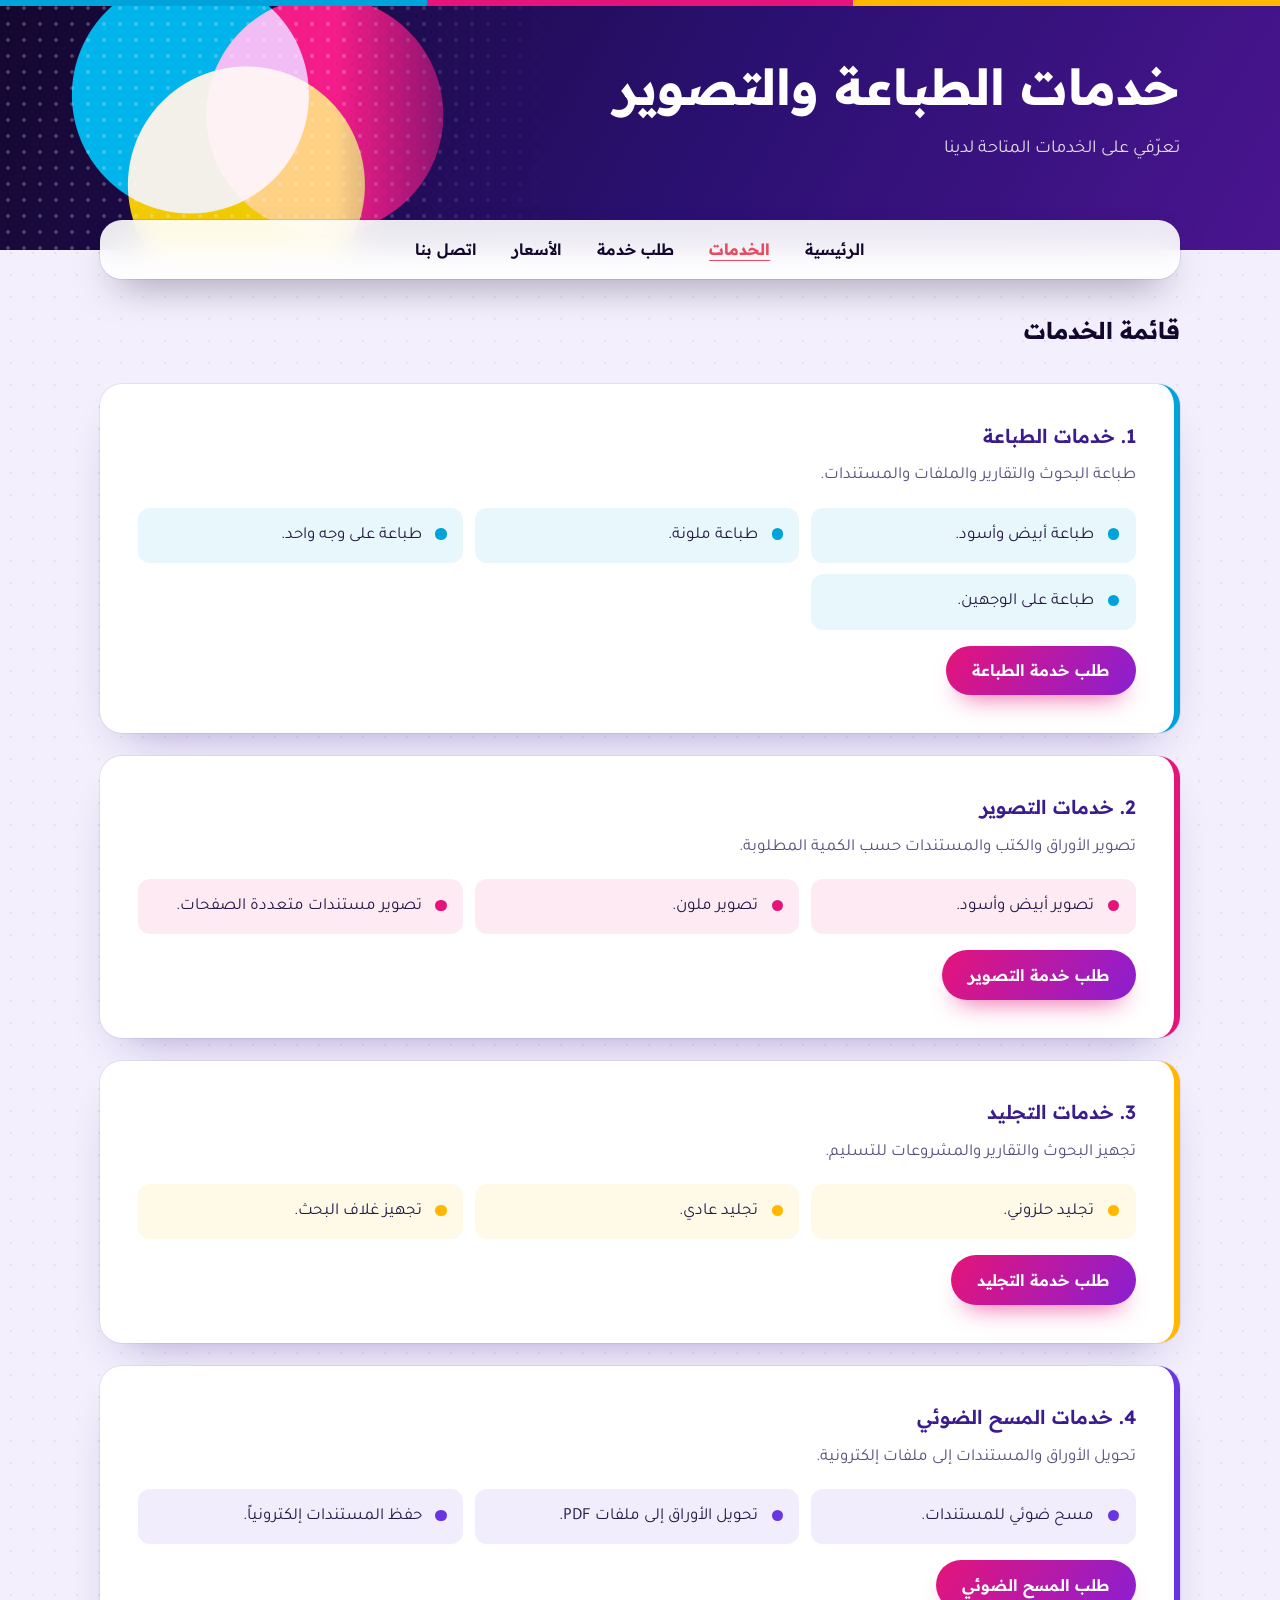
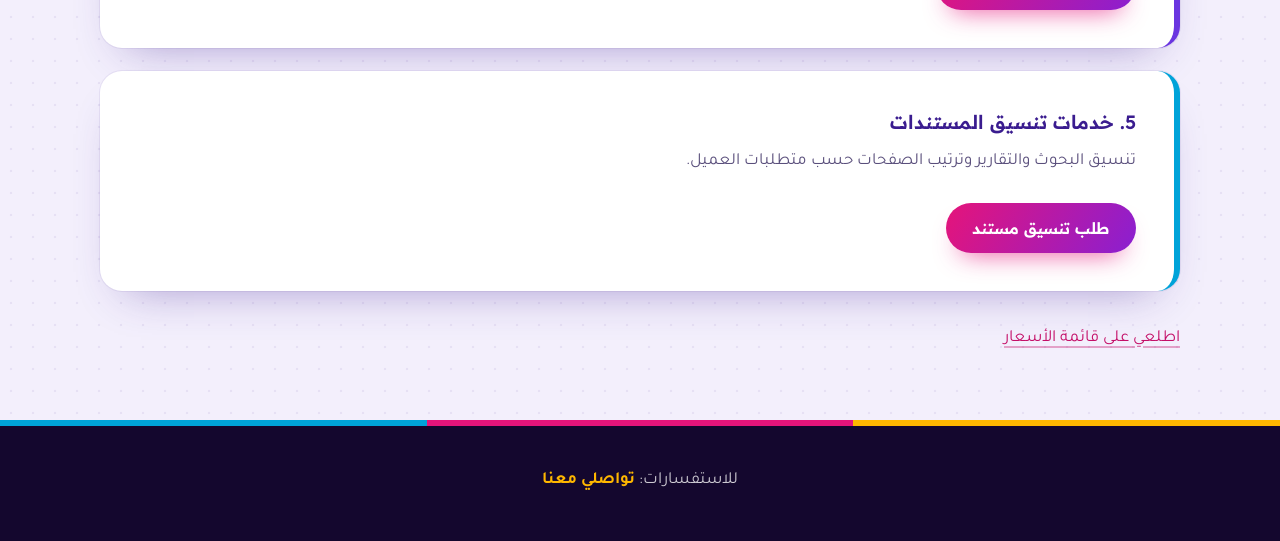
<file: services.html>
<!DOCTYPE html>
<html lang="ar" dir="rtl">
<head>
    <meta charset="UTF-8">
    <meta name="viewport" content="width=device-width, initial-scale=1.0">
    <title>الخدمات المتاحة</title>
      <link rel="stylesheet" href="css/style.css">
<script src="js/main.js"></script>

</head>
<body>

<header>
    <h1>خدمات الطباعة والتصوير</h1>
    <p>تعرّفي على الخدمات المتاحة لدينا</p>
</header>

<nav>
    <a href="index.html">الرئيسية</a> |
    <a href="services.html">الخدمات</a> |
    <a href="new-order.html">طلب خدمة</a> |
    <a href="pricing.html">الأسعار</a> |
    <a href="contact.html">اتصل بنا</a>
</nav>

<main>
    <h2>قائمة الخدمات</h2>

    <section>
        <h3>1. خدمات الطباعة</h3>
        <p>طباعة البحوث والتقارير والملفات والمستندات.</p>
        <ul>
            <li>طباعة أبيض وأسود.</li>
            <li>طباعة ملونة.</li>
            <li>طباعة على وجه واحد.</li>
            <li>طباعة على الوجهين.</li>
        </ul>
        <a href="new-order.html">طلب خدمة الطباعة</a>
    </section>

    <section>
        <h3>2. خدمات التصوير</h3>
        <p>تصوير الأوراق والكتب والمستندات حسب الكمية المطلوبة.</p>
        <ul>
            <li>تصوير أبيض وأسود.</li>
            <li>تصوير ملون.</li>
            <li>تصوير مستندات متعددة الصفحات.</li>
        </ul>
        <a href="new-order.html">طلب خدمة التصوير</a>
    </section>

    <section>
        <h3>3. خدمات التجليد</h3>
        <p>تجهيز البحوث والتقارير والمشروعات للتسليم.</p>
        <ul>
            <li>تجليد حلزوني.</li>
            <li>تجليد عادي.</li>
            <li>تجهيز غلاف البحث.</li>
        </ul>
        <a href="new-order.html">طلب خدمة التجليد</a>
    </section>

    <section>
        <h3>4. خدمات المسح الضوئي</h3>
        <p>تحويل الأوراق والمستندات إلى ملفات إلكترونية.</p>
        <ul>
            <li>مسح ضوئي للمستندات.</li>
            <li>تحويل الأوراق إلى ملفات PDF.</li>
            <li>حفظ المستندات إلكترونياً.</li>
        </ul>
        <a href="new-order.html">طلب المسح الضوئي</a>
    </section>

    <section>
        <h3>5. خدمات تنسيق المستندات</h3>
        <p>تنسيق البحوث والتقارير وترتيب الصفحات حسب متطلبات العميل.</p>
        <a href="new-order.html">طلب تنسيق مستند</a>
    </section>

    <p><a href="pricing.html">اطلعي على قائمة الأسعار</a></p>
</main>

<footer>
    <p>للاستفسارات: <a href="contact.html">تواصلي معنا</a></p>
</footer>

</body>
</html>
</file>
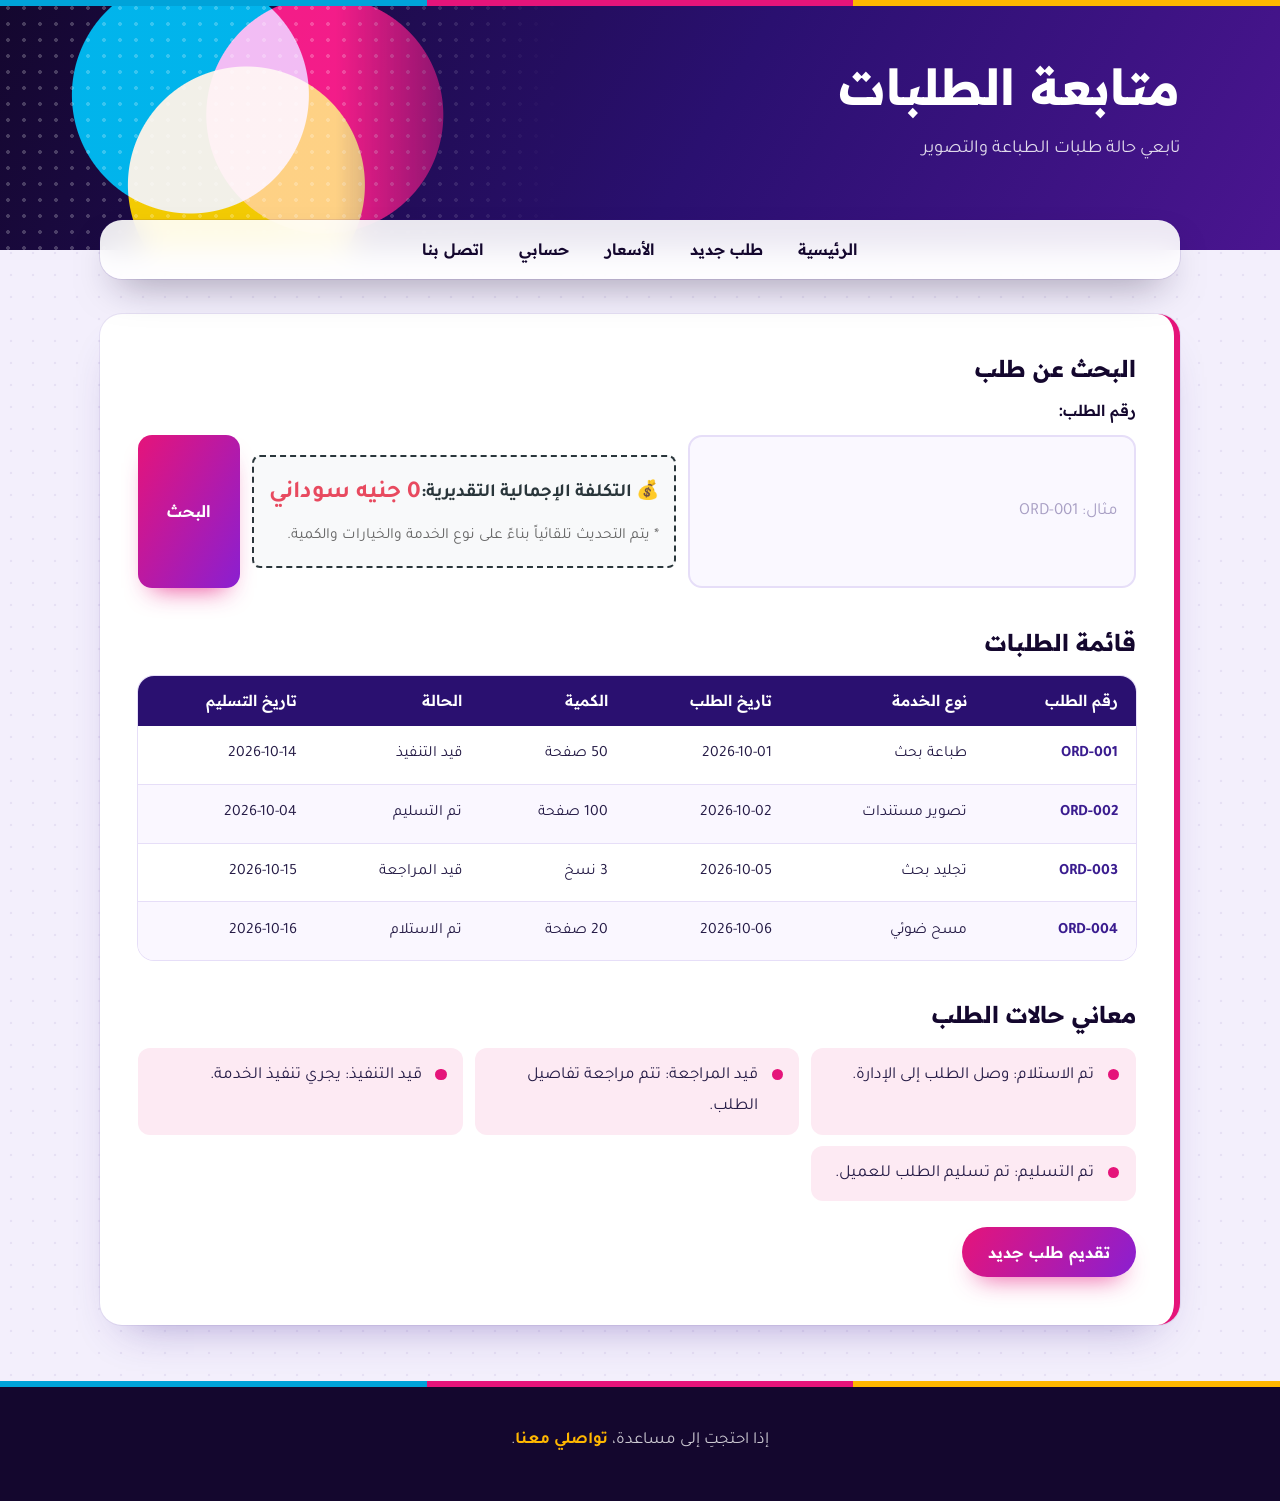
<file: track-orders.html>
<!DOCTYPE html>
<html lang="ar" dir="rtl">
<head>
    <meta charset="UTF-8">
    <meta name="viewport" content="width=device-width, initial-scale=1.0">
    <title>متابعة الطلبات</title>
      <link rel="stylesheet" href="css/style.css">
<script src="js/main.js"></script>

</head>
<body>

<header>
    <h1>متابعة الطلبات</h1>
    <p>تابعي حالة طلبات الطباعة والتصوير</p>
</header>

<nav>
    <a href="index.html">الرئيسية</a> |
    <a href="new-order.html">طلب جديد</a> |
    <a href="pricing.html">الأسعار</a> |
    <a href="my-account.html">حسابي</a> |
    <a href="contact.html">اتصل بنا</a>
</nav>

<main>
    <h2>البحث عن طلب</h2>

    <form action="track-orders.html" method="get">
        <label for="order-number">رقم الطلب:</label><br>
        <input type="text" id="order-number" name="order_number"
               placeholder="مثال: ORD-001">
        <button type="submit">البحث</button>
    </form>

    <h2>قائمة الطلبات</h2>

    <table border="1">
        <caption>بيانات الطلبات</caption>
        <thead>
            <tr>
                <th>رقم الطلب</th>
                <th>نوع الخدمة</th>
                <th>تاريخ الطلب</th>
                <th>الكمية</th>
                <th>الحالة</th>
                <th>تاريخ التسليم</th>
            </tr>
        </thead>
        <tbody>
            <tr>
                <td>ORD-001</td>
                <td>طباعة بحث</td>
                <td>2026-10-01</td>
                <td>50 صفحة</td>
                <td>قيد التنفيذ</td>
                <td>2026-10-14</td>
            </tr>
            <tr>
                <td>ORD-002</td>
                <td>تصوير مستندات</td>
                <td>2026-10-02</td>
                <td>100 صفحة</td>
                <td>تم التسليم</td>
                <td>2026-10-04</td>
            </tr>
            <tr>
                <td>ORD-003</td>
                <td>تجليد بحث</td>
                <td>2026-10-05</td>
                <td>3 نسخ</td>
                <td>قيد المراجعة</td>
                <td>2026-10-15</td>
            </tr>
            <tr>
                <td>ORD-004</td>
                <td>مسح ضوئي</td>
                <td>2026-10-06</td>
                <td>20 صفحة</td>
                <td>تم الاستلام</td>
                <td>2026-10-16</td>
            </tr>
        </tbody>
    </table>

    <h2>معاني حالات الطلب</h2>
    <ul>
        <li>تم الاستلام: وصل الطلب إلى الإدارة.</li>
        <li>قيد المراجعة: تتم مراجعة تفاصيل الطلب.</li>
        <li>قيد التنفيذ: يجري تنفيذ الخدمة.</li>
        <li>تم التسليم: تم تسليم الطلب للعميل.</li>
    </ul>

    <p><a href="new-order.html">تقديم طلب جديد</a></p>
</main>

<footer>
    <p>إذا احتجتِ إلى مساعدة، <a href="contact.html">تواصلي معنا</a>.</p>
</footer>

</body>
</html>
</file>
<file: css/style.css>
/* ==========================================================
   نظام إدارة خدمات الطباعة والتصوير — ملف التنسيق الموحّد
   الفكرة: ألوان الطباعة الأربعة (سماوي / ماجنتا / أصفر / بنفسجي)
   ========================================================== */

@import url('https://fonts.googleapis.com/css2?family=Readex+Pro:wght@400;600;700&family=Tajawal:wght@400;500;700&display=swap');

/* ---------- المتغيرات ---------- */
:root {
  --ink: #14072e;
  --violet: #3a1c8f;
  --c: #00a3d9;
  --m: #e5147a;
  --y: #ffb700;
  --k: #6a35e0;
  --paper: #f3effc;
  --text: #241a45;
  --muted: #5a4f7c;
  --line: #e6def8;
  --accent: var(--m);
  --w: 1080px;
  --head: 'Readex Pro', 'Tajawal', Tahoma, sans-serif;
  --body: 'Tajawal', 'Segoe UI', Tahoma, sans-serif;
}

/* ---------- الأساس ---------- */
*, *::before, *::after { box-sizing: border-box; }

html { -webkit-text-size-adjust: 100%; }

body {
  margin: 0;
  min-height: 100vh;
  display: flex;
  flex-direction: column;
  font-family: var(--body);
  font-size: 1.06rem;
  line-height: 1.85;
  color: var(--text);
  background:
    radial-gradient(rgba(58, 28, 143, .07) 1px, transparent 1.6px) 0 0 / 22px 22px,
    var(--paper);
}

::selection { background: var(--m); color: #fff; }

h1, h2, h3 { font-family: var(--head); color: var(--ink); line-height: 1.45; }
h2 { font-size: 1.45rem; font-weight: 700; margin: 0 0 .9rem; }
h3 { font-size: 1.2rem; font-weight: 600; margin: 0 0 .5rem; color: var(--violet); }

p { margin: .6rem 0; max-width: 72ch; color: var(--muted); }

a {
  color: #c40f68;
  text-decoration-thickness: 2px;
  text-underline-offset: 5px;
  text-decoration-color: color-mix(in srgb, #c40f68 35%, transparent);
  transition: color .2s, text-decoration-color .2s;
}
a:hover { color: var(--violet); text-decoration-color: currentColor; }

a:focus-visible, button:focus-visible {
  outline: 3px solid var(--c);
  outline-offset: 3px;
}

/* ---------- الترويسة ---------- */
header {
  --gutter: max(1.25rem, calc((100% - var(--w)) / 2));
  position: relative;
  overflow: hidden;
  color: #fff;
  background: linear-gradient(120deg, #14072e 0%, #2a1070 55%, #4a1590 100%);
  padding: 3.2rem var(--gutter) 5.2rem;
}

/* دوائر الألوان المتداخلة مع نقاط الطباعة */
header::before {
  content: "";
  position: absolute;
  inset-block: 0;
  inset-inline-end: 0;
  width: min(52%, 560px);
  pointer-events: none;
  background-image:
    radial-gradient(circle at 34% 38%, rgba(0, 190, 245, .95) 0 118px, transparent 119px),
    radial-gradient(circle at 58% 46%, rgba(255, 30, 140, .95) 0 118px, transparent 119px),
    radial-gradient(circle at 44% 74%, rgba(255, 214, 0, .95) 0 118px, transparent 119px),
    radial-gradient(rgba(255, 255, 255, .22) 1.6px, transparent 2.2px);
  background-size: 100% 100%, 100% 100%, 100% 100%, 16px 16px;
  background-repeat: no-repeat, no-repeat, no-repeat, repeat;
  background-blend-mode: screen, screen, screen, normal;
  -webkit-mask-image: linear-gradient(to right, #000 0%, #000 60%, transparent 100%);
  mask-image: linear-gradient(to right, #000 0%, #000 60%, transparent 100%);
  animation: register 1.1s cubic-bezier(.2, .8, .2, 1) both;
}

/* شريط الألوان الأربعة أعلى الصفحة */
header::after {
  content: "";
  position: absolute;
  inset: 0 0 auto 0;
  height: 6px;
  background: linear-gradient(90deg, var(--c) 0 33.33%, var(--m) 0 66.66%, var(--y) 0);
  z-index: 2;
}

header > * { position: relative; z-index: 1; }

header h1 {
  margin: 0 0 .6rem;
  font-size: clamp(1.9rem, 4.4vw, 3.1rem);
  font-weight: 700;
  color: #fff;
  max-width: 24ch;
  text-wrap: balance;
}

header p {
  margin: 0;
  font-size: 1.15rem;
  color: rgba(255, 255, 255, .84);
  max-width: 44ch;
}

/* الصفحة الرئيسية (فيها صورة رئيسية): ترويسة أكبر */
body:has(> img) header { padding-block: 4.5rem 6.5rem; }
body:has(> img) header h1 { font-size: clamp(2.2rem, 5.4vw, 3.9rem); }

@keyframes register {
  from { background-position: -46px 24px, 52px -18px, -20px 46px, 0 0; }
  to   { background-position: 0 0, 0 0, 0 0, 0 0; }
}

/* ---------- شريط التنقل ---------- */
nav {
  position: sticky;
  top: 12px;
  z-index: 50;
  display: flex;
  flex-wrap: nowrap;
  justify-content: safe center;
  overflow-x: auto;
  scrollbar-width: none;
  width: min(var(--w), 100% - 2rem);
  margin: -30px auto 0;
  padding: 8px;
  background: rgba(255, 255, 255, .9);
  -webkit-backdrop-filter: blur(14px);
  backdrop-filter: blur(14px);
  border-radius: 22px;
  box-shadow: 0 18px 40px -18px rgba(20, 7, 46, .55), 0 0 0 1px rgba(58, 28, 143, .10);
  /* إخفاء فواصل "|" الموجودة في النص */
  font-size: 0;
  color: transparent;
}
nav::-webkit-scrollbar { display: none; }

nav a {
  font: 600 .98rem/1 var(--head);
  color: var(--ink);
  text-decoration: none;
  white-space: nowrap;
  padding: .85rem 1.1rem;
  border-radius: 14px;
  transition: background .2s, color .2s;
}
nav a:hover { background: #efe8ff; color: var(--violet); }

nav a[href="login.html"] {
  color: #fff;
  background: linear-gradient(120deg, var(--m), #8a1fd1);
}
nav a[href="login.html"]:hover { color: #fff; filter: brightness(1.1); }

/* ---------- الصورة الرئيسية ---------- */
nav + img {
  display: block;
  width: min(var(--w), 100% - 2rem);
  height: auto;
  margin: 2rem auto 0;
  border-radius: 24px;
  box-shadow: 0 26px 50px -28px rgba(58, 28, 143, .6);
}

/* ---------- المحتوى ---------- */
main {
  width: min(var(--w), 100% - 2rem);
  margin: 2.2rem auto 3.5rem;
  flex: 1 0 auto;
}

main:has(> section) { display: flex; flex-direction: column; gap: 1.4rem; }

/* البطاقات: كل قسم، أو الصفحة كاملة إن لم تكن مقسّمة */
main > section,
main:not(:has(> section)) {
  background: #fff;
  border-radius: 22px;
  border-inline-start: 6px solid var(--accent);
  padding: clamp(1.3rem, 3vw, 2.4rem);
  box-shadow: 0 22px 44px -26px rgba(58, 28, 143, .45), 0 0 0 1px rgba(58, 28, 143, .07);
}

/* دورة ألوان الأقسام: سماوي ← ماجنتا ← أصفر ← بنفسجي */
main > section:nth-of-type(4n+1) { --accent: var(--c); }
main > section:nth-of-type(4n+2) { --accent: var(--m); }
main > section:nth-of-type(4n+3) { --accent: var(--y); }
main > section:nth-of-type(4n+4) { --accent: var(--k); }

main > section > h2:first-child,
main > h2:first-child { margin-top: 0; }
main > h2:not(:first-child) { margin-top: 2.4rem; }

/* صفحات الدخول والتسجيل: بطاقة ضيقة */
main:not(:has(> section)):has(> form):not(:has(select, textarea, table)) {
  width: min(500px, 100% - 2rem);
}
/* صفحة الطلب الجديد: بطاقة متوسطة */
main:not(:has(> section)):has(> form select) {
  width: min(780px, 100% - 2rem);
}

/* ---------- بطاقات الخدمات (الصفحة الرئيسية) ---------- */
section:has(> article) {
  display: grid;
  grid-template-columns: repeat(auto-fit, minmax(220px, 1fr));
  gap: 1rem;
}
section:has(> article) > :not(article) { grid-column: 1 / -1; }

article { --accent: var(--c); }
article:nth-of-type(4n+2) { --accent: var(--m); }
article:nth-of-type(4n+3) { --accent: var(--y); }
article:nth-of-type(4n+4) { --accent: var(--k); }

article {
  display: flex;
  flex-direction: column;
  gap: .3rem;
  padding: 1.5rem;
  border-radius: 18px;
  background: color-mix(in srgb, var(--accent) 8%, #fff);
  border: 1px solid color-mix(in srgb, var(--accent) 30%, #fff);
}
article::before {
  display: grid;
  place-items: center;
  width: 54px;
  height: 54px;
  margin-bottom: .6rem;
  border-radius: 16px;
  background: var(--accent);
  font-size: 1.6rem;
  line-height: 1;
  box-shadow: 0 12px 22px -12px var(--accent);
}
article:nth-of-type(1)::before { content: "🖨️"; }
article:nth-of-type(2)::before { content: "📑"; }
article:nth-of-type(3)::before { content: "📚"; }
article:nth-of-type(4)::before { content: "🔍"; }

article h3 { color: var(--ink); margin: 0; }
article p { flex: 1; margin: .2rem 0 .6rem; }
article a {
  align-self: flex-start;
  font-weight: 700;
  color: color-mix(in srgb, var(--accent) 50%, #1a0b3b);
}

/* ---------- القوائم ---------- */
ul {
  list-style: none;
  margin: 1rem 0 0;
  padding: 0;
  display: grid;
  grid-template-columns: repeat(auto-fit, minmax(260px, 1fr));
  gap: .7rem;
}
li {
  position: relative;
  padding: .75rem 1rem;
  padding-inline-start: 2.6rem;
  border-radius: 12px;
  background: color-mix(in srgb, var(--accent) 9%, #fff);
}
li::before {
  content: "";
  position: absolute;
  inset-inline-start: 1.05rem;
  top: 1.3rem;
  width: .7rem;
  height: .7rem;
  border-radius: 50%;
  background: var(--accent);
}

/* ---------- أزرار الدعوة للإجراء (روابط طلب الخدمة) ---------- */
section > p > a[href="new-order.html"],
main > p > a[href="new-order.html"],
section > a[href="new-order.html"] {
  display: inline-flex;
  align-items: center;
  margin-top: 1rem;
  padding: .85rem 1.6rem;
  border-radius: 999px;
  font: 600 1rem/1.4 var(--head);
  color: #fff;
  text-decoration: none;
  background: linear-gradient(120deg, var(--m), #8a1fd1);
  box-shadow: 0 14px 26px -14px rgba(229, 20, 122, .8);
  transition: transform .2s, box-shadow .2s;
}
section > p > a[href="new-order.html"]:hover,
main > p > a[href="new-order.html"]:hover,
section > a[href="new-order.html"]:hover {
  color: #fff;
  transform: translateY(-2px);
  box-shadow: 0 18px 30px -14px rgba(229, 20, 122, .9);
}

/* ---------- الجداول ---------- */
table {
  width: 100%;
  margin: 1rem 0;
  border: 0;
  border-collapse: separate;
  border-spacing: 0;
  border-radius: 16px;
  overflow: hidden;
  background: #fff;
  box-shadow: 0 0 0 1px var(--line);
  font-size: .98rem;
}
caption {
  position: absolute;
  width: 1px; height: 1px;
  overflow: hidden;
  clip-path: inset(50%);
}
th, td {
  border: 0;
  border-bottom: 1px solid var(--line);
  padding: .9rem 1.1rem;
  text-align: start;
}
thead th {
  font: 600 .95rem/1.4 var(--head);
  color: #fff;
  white-space: nowrap;
  background: #2a1070;
  border-bottom: 0;
}
tbody tr:nth-child(even) td { background: #faf7ff; }
tbody tr:hover td { background: #f1eaff; }
tbody tr:last-child td { border-bottom: 0; }
td:first-child { font-weight: 700; color: var(--violet); }

/* جدول المؤشرات (عمودان): أرقام كبيرة */
table:has(th:nth-child(2):last-child) td:last-child {
  font: 700 1.25rem/1.4 var(--head);
  color: var(--m);
  font-variant-numeric: tabular-nums;
}
/* جداول الأسعار (4 أعمدة داخل الصفحة مباشرة) */
main > table:has(th:nth-child(4):last-child) td:last-child {
  font: 700 1.1rem/1.4 var(--head);
  color: var(--m);
  font-variant-numeric: tabular-nums;
}

/* ---------- النماذج ---------- */
form { margin: 0; }
form br { display: none; }

label {
  display: block;
  margin: 1.25rem 0 .5rem;
  font: 600 .95rem/1.5 var(--head);
  color: var(--ink);
}
form > label:first-child { margin-top: 0; }
form > h2 { margin-top: 2rem; }

input, select, textarea {
  display: block;
  width: 100%;
  font: inherit;
  color: var(--text);
  background: #faf8ff;
  border: 2px solid var(--line);
  border-radius: 14px;
  padding: .8rem 1rem;
  transition: border-color .2s, box-shadow .2s, background .2s;
}
input::placeholder, textarea::placeholder { color: #a89fc4; }
textarea { resize: vertical; min-height: 7rem; }

input:hover, select:hover, textarea:hover { border-color: #cfc1f3; }
input:focus, select:focus, textarea:focus {
  outline: none;
  background: #fff;
  border-color: var(--m);
  box-shadow: 0 0 0 4px rgba(0, 163, 217, .22);
}

select {
  appearance: none;
  -webkit-appearance: none;
  padding-inline-end: 2.6rem;
  cursor: pointer;
  background-image: url("data:image/svg+xml;utf8,<svg xmlns='http://www.w3.org/2000/svg' width='14' height='9' viewBox='0 0 14 9'><path d='M1 1.5l6 6 6-6' fill='none' stroke='%233a1c8f' stroke-width='2' stroke-linecap='round'/></svg>");
  background-repeat: no-repeat;
  background-position: left .95rem center;
}

/* قائمة تغيير الحالة داخل جداول الإدارة */
td select { width: auto; min-width: 150px; padding-block: .5rem; border-radius: 10px; }

/* نموذج البحث عن طلب */
form:has(#order-number) {
  display: flex;
  flex-wrap: wrap;
  gap: .75rem;
}
form:has(#order-number) label { width: 100%; margin: 0; }
form:has(#order-number) input { flex: 1 1 220px; width: auto; }
form:has(#order-number) button { margin: 0; }

/* ---------- الأزرار ---------- */
button {
  margin-top: 1.75rem;
  padding: .95rem 1.8rem;
  border: 0;
  border-radius: 14px;
  font: 600 1rem/1.4 var(--head);
  color: #fff;
  cursor: pointer;
  background: linear-gradient(120deg, var(--m), #8a1fd1);
  box-shadow: 0 14px 26px -14px rgba(229, 20, 122, .85);
  transition: transform .2s, box-shadow .2s, filter .2s;
}
button:hover { transform: translateY(-2px); filter: brightness(1.06); }
button:active { transform: translateY(0); }

button[type="reset"] {
  color: var(--violet);
  background: #fff;
  box-shadow: inset 0 0 0 2px #d9cdf6;
}
button + button { margin-inline-start: .75rem; }

main:not(:has(> section)):has(> form):not(:has(select, textarea, table)) button { width: 100%; }

/* ---------- التذييل ---------- */
footer {
  position: relative;
  margin-top: auto;
  padding: 2.6rem 1.5rem;
  text-align: center;
  color: rgba(255, 255, 255, .78);
  background: var(--ink);
}
footer::before {
  content: "";
  position: absolute;
  inset: 0 0 auto 0;
  height: 6px;
  background: linear-gradient(90deg, var(--c) 0 33.33%, var(--m) 0 66.66%, var(--y) 0);
}
footer p { margin: .2rem auto; max-width: none; color: inherit; }
footer a { color: var(--y); font-weight: 700; text-decoration-color: transparent; }
footer a:hover { color: #fff; text-decoration-color: currentColor; }
footer:not(:has(p)) { display: none; }

/* ---------- الجوال ---------- */
@media (max-width: 720px) {
  header { padding-block: 2.6rem 4.4rem; }
  header::before { width: 85%; opacity: .32; }
  ul { grid-template-columns: 1fr; }
  table { display: block; overflow-x: auto; }
  button { width: 100%; }
  button + button { margin-inline-start: 0; margin-top: .75rem; }
  form:has(#order-number) button { width: 100%; }
}

@media (prefers-reduced-motion: reduce) {
  *, *::before, *::after { animation: none !important; transition: none !important; }
}
</file>
